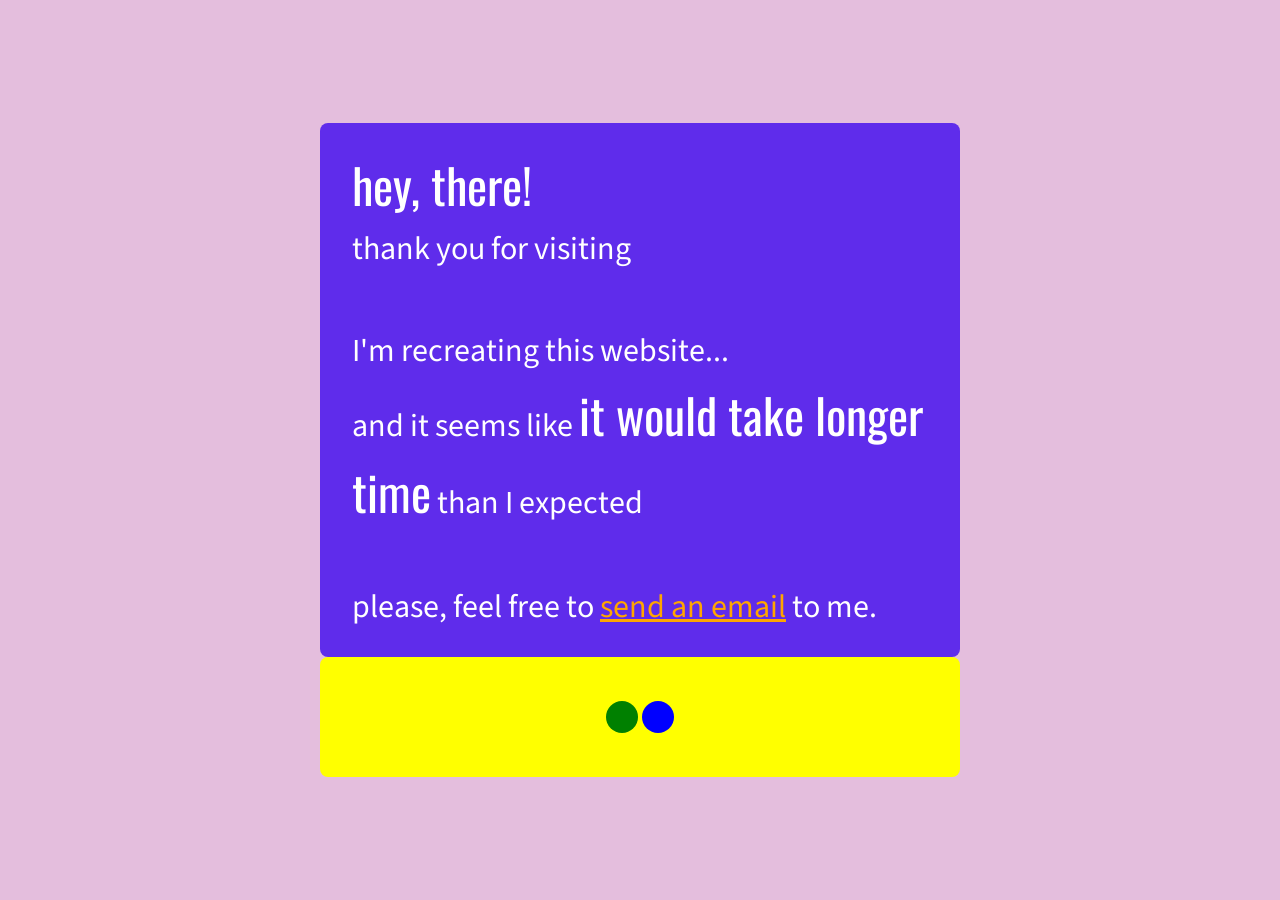
<file: index.html>
<!DOCTYPE html>
<html lang="en">
<head>
    <meta charset="UTF-8">
    <meta http-equiv="X-UA-Compatible" content="IE=edge">
    <meta name="viewport" content="width=device-width, initial-scale=1.0">
    <link rel="stylesheet" href="style.css">
    <title>Shubham Kumar</title>
</head>
<body>
    <main>
        <div class="modal">
            <span class="notice">Hey, there!</span><br>
            thank you for visiting
            <br><br>
            I'm recreating this website...<br>
            and it seems like <span class="notice">it would take longer time</span> than I expected<br><br>
            please, feel free to <a href="mailto:shubhamxst@gmail.com">send an email</a> to me.
        </div>
        <div class="p">
            <div class="a"></div>
            <div class="b"></div>
        </div>
    </main>
    <script>
        flexDirectionValues = ['row', 'column', 'row-reverse', 'column-reverse']
        
        function animate() {
            let el = document.getElementsByClassName('p')[0];
            let fdir = getComputedStyle(el).flexDirection;
            let i = (flexDirectionValues.indexOf(fdir) + 1) % flexDirectionValues.length;
            el.style.flexDirection = flexDirectionValues[i];
        }

        document.addEventListener('DOMContentLoaded', () => {
            setInterval("animate()", 1000)
        })
    </script>
</body>
</html>
</file>
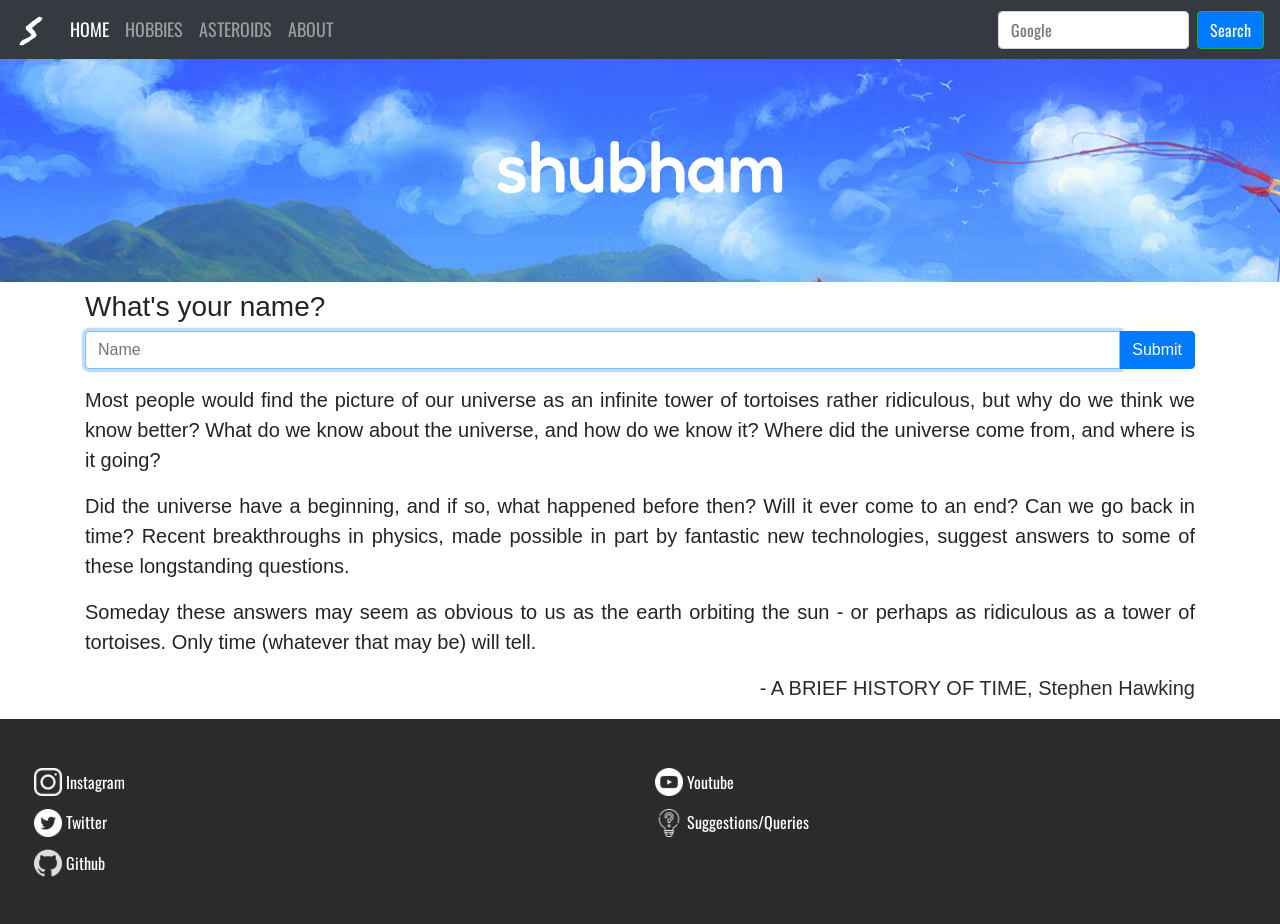
<file: homepage/index.html>
<!DOCTYPE html>
<!-- Author: Shubham Kumar -->

<html lang="en">
    <head>
        <meta charset="utf-8">
        <meta name="viewport" content="width=device-width, initial-scale=1.0, shrink-to-fit=no">
        <link rel="stylesheet" href="https://cdn.jsdelivr.net/npm/bootstrap@4.5.3/dist/css/bootstrap.min.css" integrity="sha384-TX8t27EcRE3e/ihU7zmQxVncDAy5uIKz4rEkgIXeMed4M0jlfIDPvg6uqKI2xXr2" crossorigin="anonymous">
        <script src="https://code.jquery.com/jquery-3.5.1.slim.min.js" integrity="sha384-DfXdz2htPH0lsSSs5nCTpuj/zy4C+OGpamoFVy38MVBnE+IbbVYUew+OrCXaRkfj" crossorigin="anonymous"></script>
        <script src="https://cdn.jsdelivr.net/npm/bootstrap@4.5.3/dist/js/bootstrap.bundle.min.js" integrity="sha384-ho+j7jyWK8fNQe+A12Hb8AhRq26LrZ/JpcUGGOn+Y7RsweNrtN/tE3MoK7ZeZDyx" crossorigin="anonymous"></script>
        <link rel="preconnect" href="https://fonts.googleapis.com">
        <link rel="preconnect" href="https://fonts.gstatic.com" crossorigin>
        <link href="https://fonts.googleapis.com/css2?family=Sacramento&display=swap" rel="stylesheet">
        <link href="https://fonts.googleapis.com/css2?family=Fredoka+One&display=swap" rel="stylesheet">
        <link href="https://fonts.googleapis.com/css2?family=Oswald&display=swap" rel="stylesheet">
        <link href="styles.css" rel="stylesheet">
        <script src="script.js"></script>
        <link rel="icon" type="image/png" sizes="16x16" href="res/favicon-16x16.png">
        <title>Homepage</title>
    </head>

    <body>

        <!-- Header -->
        <nav class="navbar sticky-top navbar-expand-lg navbar-dark bg-dark">
            <!-- Navigation bar logo -->
            <a class="navbar-brand" href="#">
                <img src="res/onlinelogomaker-071021-0150-4526-2000-transparent.png" width="30" height="30" alt="logo" loading="lazy">
            </a>

            <!-- Toggler button -->
            <button class="navbar-toggler" type="button" data-toggle="collapse" data-target="#collapsibleNavbar" aria-controls="collapsibleNavbar" aria-expanded="false" aria-label="Toggle navigation">
                <span class="navbar-toggler-icon"></span>
            </button>

            <!-- Navigation links -->
            <div class="collapse navbar-collapse" id="collapsibleNavbar">
                <ul class="navbar-nav mr-auto mt-2 mt-lg-0">
                    <li class="nav-item active">
                        <a class="nav-link" href="index.html">HOME</a>
                    </li>
                    <li class="nav-item">
                        <a class="nav-link" href="hobbies.html">HOBBIES</a>
                    </li>
                    <li class="nav-item">
                        <a class="nav-link" href="asteroids.html">ASTEROIDS</a>
                    </li>
                    <li class="nav-item">
                        <a class="nav-link" href="about.html">ABOUT</a>
                    </li>
                </ul>
                <form class="form-inline my-2 my-lg-0" action="https://www.google.com/search" method="get">
                    <input name="q" class="form-control mr-sm-2" type="search" placeholder="Google">
                    <button class="btn btn-primary btn-outline-success my-2 my-sm-0" type="submit" style="color:white;">Search</button>
                </form>
            </div>
        </nav>

        <!-- Banner -->
        <div id="header" class="jumbotron rounded-0" style="margin-bottom: 0.5rem;">
            <h1>shubham</h1>
        </div>

        <!-- Content -->
        <div id="mid_part" class="container-md">
            <div id="name_section">
                <h3>What's your name?</h3>
                <div class="input-group mb-3">
                    <input autofocus id="name" type="text" class="form-control" placeholder="Name">
                    <div class="input-group-append">
                        <button id="submit" class="btn btn-primary" type="button" onclick="proceed()">Submit</button>
                    </div>
                </div>
            </div>

            <div id="sayhello" class="jumbotron" style="display:none;"></div>
            <div class="lead text-justify" id="dummytext">
                <p>
                    Most people would find the picture of our universe as an infinite tower
                    of tortoises rather ridiculous, but why do we think we know better?
                    What do we know about the universe, and how do we know it? Where did
                    the universe come from, and where is it going?
                </p>
                <p>
                    Did the universe have
                    a beginning, and if so, what happened before then? Will it ever come
                    to an end? Can we go back in time? Recent breakthroughs in physics,
                    made possible in part by fantastic new technologies, suggest answers to
                    some of these longstanding questions.
                </p>
            </div>
            <blockquote id="dummyquote" class="blockquote text-justify">
                <p>
                    Someday these answers may seem as obvious to us as the earth orbiting
                    the sun - or perhaps as ridiculous as a tower of tortoises. Only
                    time (whatever that may be) will tell.
                </p>
                <p class="text-right" style="color: #292b2c; font-weight: 500;"> - A BRIEF HISTORY OF TIME, Stephen Hawking</p>
            </blockquote>
        </div>

        <!-- Footer -->
        <div class="container-fluid rounded-0">
            <div id="footer" class="row" style="padding: 1.5%;">
                <div class="col" style="padding-top: 1%">
                    <ul class="ul-no-bullets">
                        <li class="list-items">
                            <div style="padding-top: 3%">
                                <img src="res/ig.png" width="28" height="28" alt="instagram icon">
                                <a class="inline-block align-middle" style="color: #fff;" href="https://www.instagram.com/xshubh4m">Instagram</a>
                            </div>
                        </li>
                        <li class="list-items">
                            <div>
                                <img src="res/tw.png" width="28" height="28" alt="twitter icon">
                                <a class="inline-block align-middle" style="color: #fff;" href="https://www.twitter.com/shubhxt">Twitter</a>
                            </div>
                        </li>
                        <li class="list-items">
                            <div>
                                <img src="res/gh.png" width="28" height="28" alt="github icon">
                                <a class="inline-block align-middle" style="color: #fff;" href="https://www.github.com/xshubham">Github</a>
                            </div>
                        </li>
                    </ul>
                </div>
                <div class="col" style="padding-top: 1%">
                    <ul class="ul-no-bullets">
                        <li class="list-items">
                            <div style="padding-top: 3%">
                                <img src="res/yt.png" width="28" height="28" alt="youtube icon">
                                <a class="inline-block align-middle" style="color: #fff;" href="https://www.youtube.com/c/PeerProgression">Youtube</a>
                            </div>
                        </li>
                        <li class="list-items">
                            <div>
                                <img src="res/sg.png" width="28" height="28" alt="suggestions">
                                <a class="inline-block align-middle"  style="color: #fff;" href="mailto:shubhamxst@gmail.com">Suggestions/Queries</a>
                            </div>
                        </li>
                    </ul>
                </div>
            </div>
        </div>

    </body>
</html>
</file>
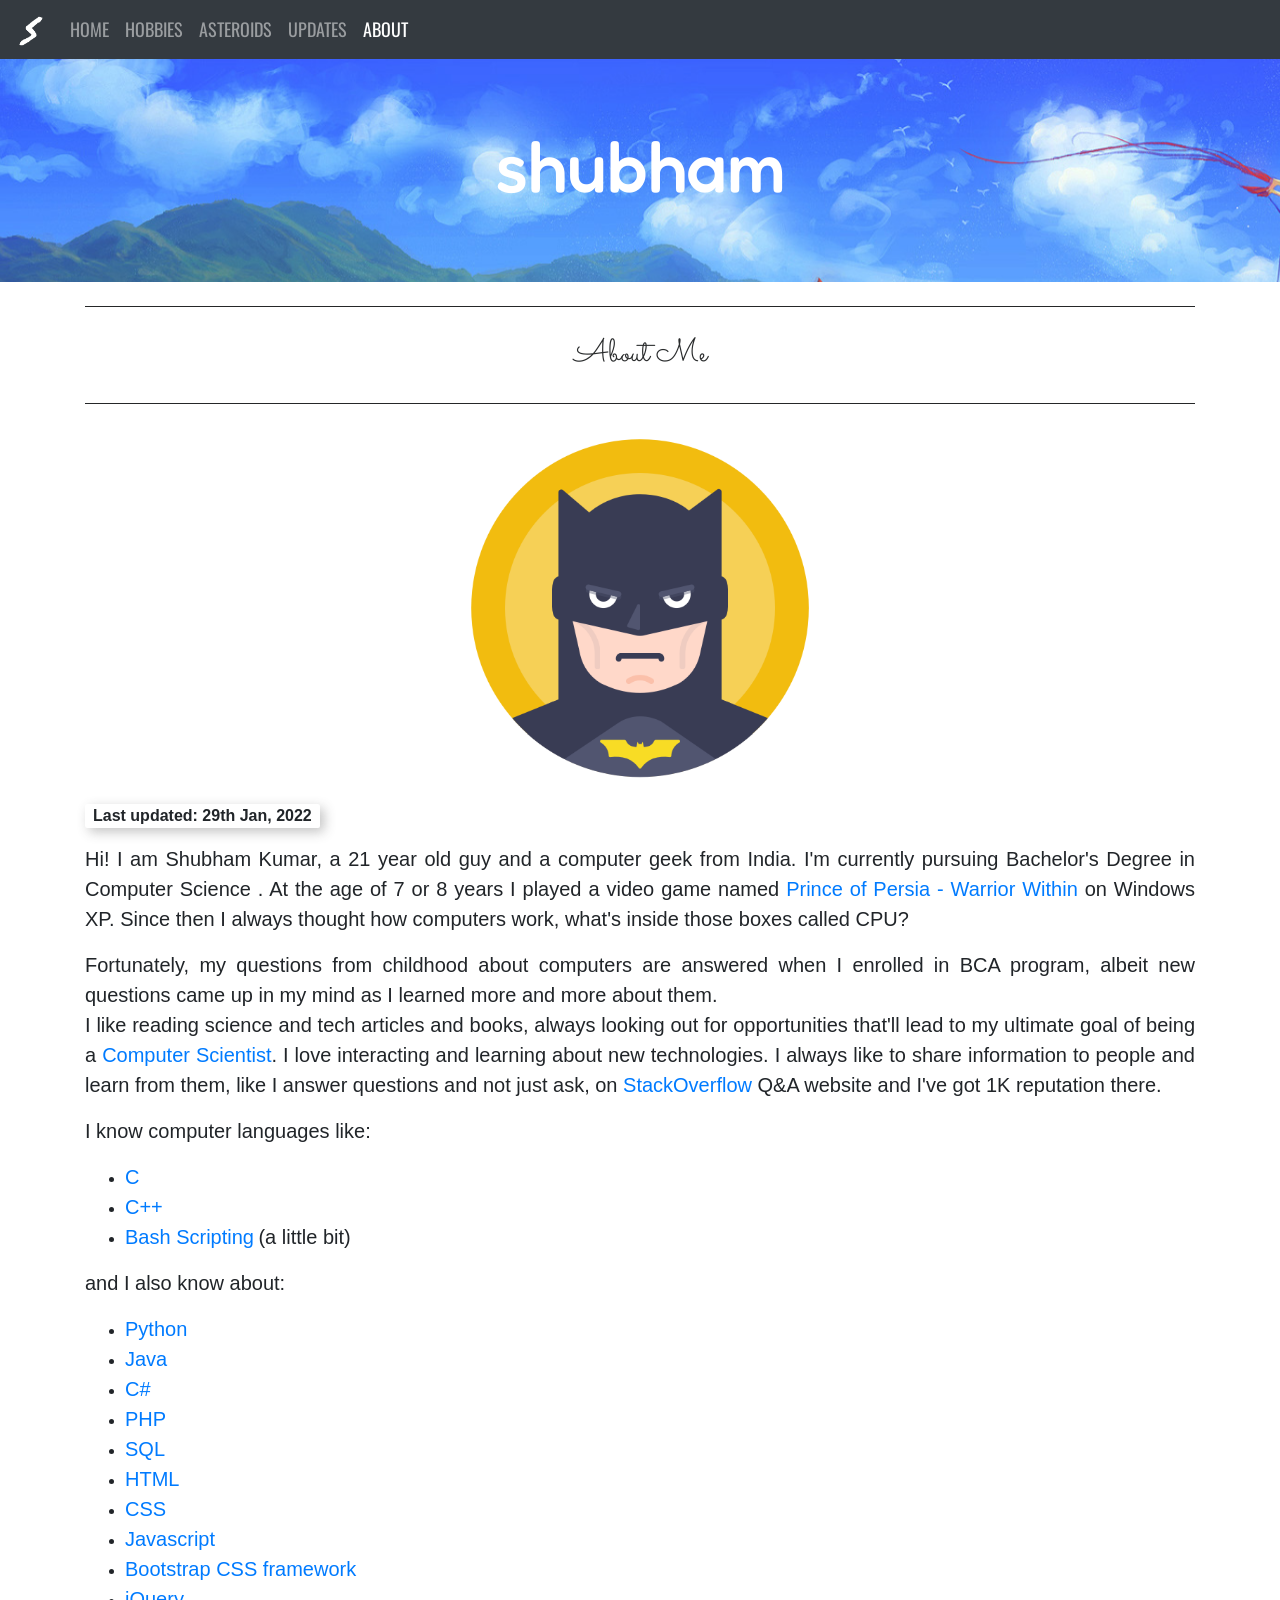
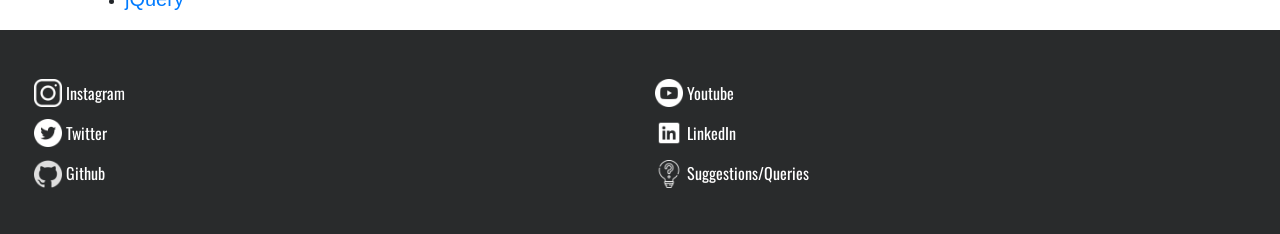
<file: about.html>
<!DOCTYPE html>
<!-- Author: Shubham Kumar -->

<html lang="en">
    <head>
        <!-- Meta tags -->
        <meta charset="utf-8">
        <meta name="viewport" content="width=device-width, initial-scale=1.0, shrink-to-fit=no">
        <!-- Bootstrap css -->
        <link rel="stylesheet" href="https://cdn.jsdelivr.net/npm/bootstrap@4.5.3/dist/css/bootstrap.min.css" integrity="sha384-TX8t27EcRE3e/ihU7zmQxVncDAy5uIKz4rEkgIXeMed4M0jlfIDPvg6uqKI2xXr2" crossorigin="anonymous">
        <!-- jQuery and bootstrap min bundle (popper and js) -->
        <script src="https://code.jquery.com/jquery-3.5.1.slim.min.js" integrity="sha384-DfXdz2htPH0lsSSs5nCTpuj/zy4C+OGpamoFVy38MVBnE+IbbVYUew+OrCXaRkfj" crossorigin="anonymous"></script>
        <script src="https://cdn.jsdelivr.net/npm/bootstrap@4.5.3/dist/js/bootstrap.bundle.min.js" integrity="sha384-ho+j7jyWK8fNQe+A12Hb8AhRq26LrZ/JpcUGGOn+Y7RsweNrtN/tE3MoK7ZeZDyx" crossorigin="anonymous"></script>
        <!-- Google fonts -->
        <link rel="preconnect" href="https://fonts.googleapis.com">
        <link rel="preconnect" href="https://fonts.gstatic.com" crossorigin>
        <link href="https://fonts.googleapis.com/css2?family=Sacramento&display=swap" rel="stylesheet">
        <link href="https://fonts.googleapis.com/css2?family=Fredoka+One&display=swap" rel="stylesheet">
        <link href="https://fonts.googleapis.com/css2?family=Oswald&display=swap" rel="stylesheet">
        <!-- CSS stylesheet -->
        <link href="styles.css" rel="stylesheet">
        <!-- Javascript -->
        <script src="script.js"></script>
        <!-- Favicon -->
        <link rel="icon" type="image/png" sizes="16x16" href="res/favicon-16x16.png">
        <title>About</title>
    </head>

    <body>

        <!-- Header -->
        <nav class="navbar sticky-top navbar-expand-lg navbar-dark bg-dark">
            <!-- Navigation bar logo -->
            <a class="navbar-brand" href="index.html">
                <img src="res/onlinelogomaker-071021-0150-4526-2000-transparent.png" width="30" height="30" alt="logo" loading="lazy">
            </a>

            <!-- Toggler button -->
            <button class="navbar-toggler" type="button" data-toggle="collapse" data-target="#collapsibleNavbar" aria-controls="collapsibleNavbar" aria-expanded="false" aria-label="Toggle navigation">
                <span class="navbar-toggler-icon"></span>
            </button>

            <!-- Navigation links -->
            <div class="collapse navbar-collapse" id="collapsibleNavbar">
                <ul class="navbar-nav mr-auto mt-2 mt-lg-0">
                    <li class="nav-item">
                        <a class="nav-link" href="index.html">HOME</a>
                    </li>
                    <li class="nav-item">
                        <a class="nav-link" href="hobbies.html">HOBBIES</a>
                    </li>
                    <li class="nav-item">
                        <a class="nav-link" href="asteroids.html">ASTEROIDS</a>
                    </li>
                    <li class="nav-item">
                        <a class="nav-link" href="updates.html">UPDATES</a>
                    </li>
                    <li class="nav-item active">
                        <a class="nav-link" href="about.html">ABOUT</a>
                    </li>
                </ul>
            </div>
        </nav>

        <div id="header" class="jumbotron rounded-0" style="margin-bottom: 0.5rem;">
            <h1>shubham</h1>
        </div>

        <!-- Content -->
        <div id="mid_part" class="container-md mb-2">
            <!-- page header -->
            <div><hr class="my-4" style="background-color:#292b2c;"></div>
            <p id="me_header" class="lead align-middle">About Me</p>
            <div><hr class="my-4" style="background-color:#292b2c;"></div>

            <div class="container text-center">
                    <img id="sb" class="rounded-circle center" src="res/anotherme.png" width="360" height="360" alt="shubham smiling">
            </div>
            <div class="last-updated">Last updated: 29th Jan, 2022</div>
            <p class="lead text-justify">
                Hi! I am Shubham Kumar, a 21 year old guy and a computer geek from India.
                I'm currently pursuing
                <span id="bca" data-toggle="tooltip" title="A Bachelor of Computer Applications, (abbreviated BCA), is a Bachelor's degree awarded for an undergraduate course or program in the Computer Applications field in India.">
                    Bachelor's Degree in Computer Science
                </span>. At the age of 7 or 8 years
                I played a video game named <a href="https://store.steampowered.com/app/13500/Prince_of_Persia_Warrior_Within/">Prince of Persia - Warrior Within</a>
                on Windows XP. Since then I
                always thought how computers work, what's inside those boxes called CPU?
            </p>
            <p class="lead text-justify">
                Fortunately, my
                questions from childhood about computers are answered when I enrolled in BCA program,
                albeit new questions came up in my mind as I learned more and more about them.<br>I like
                reading science and tech articles and books, always looking out for opportunities that'll
                lead to my ultimate goal of being a <a href="https://en.wikipedia.org/wiki/Computer_scientist">Computer Scientist</a>.
                I love interacting and learning
                about new technologies. I always like to share information to people and learn from them,
                like I answer questions and not just ask, on <a href="https://stackoverflow.com/users/12180605/shubham">StackOverflow</a>
                Q&A website and I've got <b>1K</b>
                reputation there.
            </p>
            <p class="lead text-justify">
                I know computer languages like:
            </p>
            <ul>
                <li>
                    <a class="lead" href="https://en.wikipedia.org/wiki/C_(programming_language)">C</a>
                </li>
                <li>
                    <a class="lead" href="https://en.wikipedia.org/wiki/C%2B%2B">C++</a>
                </li>
                <li>
                    <a class="lead" href="https://en.wikipedia.org/wiki/Bash_(Unix_shell)">Bash Scripting</a>
                    <span class="lead" >(a little bit)</span>
                </li>
            </ul>
            <p class="lead text-justify">
                and I also know about:
            </p>
            <ul>
                <li>
                    <a class="lead" href="https://www.python.org/about/">Python</a>
                </li>
                <li>
                    <a class="lead" href="https://www.w3schools.com/java/default.asp">Java</a>
                </li>
                <li>
                    <a class="lead" href="https://docs.microsoft.com/en-us/dotnet/csharp/tour-of-csharp/">C#</a>
                </li>
                <li>
                    <a class="lead" href="https://www.php.net/manual/en/intro-whatis.php">PHP</a>
                </li>
                <li>
                    <a class="lead" href="https://www.w3schools.com/sql/">SQL</a>
                </li>
                <li>
                    <a class="lead" href="https://www.w3schools.com/html/">HTML</a>
                </li>
                <li>
                    <a class="lead" href="https://www.w3schools.com/css/">CSS</a>
                </li>
                <li>
                    <a class="lead" href="https://www.w3schools.com/js/">Javascript</a>
                </li>
                <li>
                    <a class="lead" href="https://www.w3schools.com/bootstrap4/">Bootstrap CSS framework</a>
                </li>
                <li>
                    <a class="lead" href="https://www.w3schools.com/jquERy/">jQuery</a>
                </li>
            </ul>
        </div>

        <!-- Footer -->
        <div class="container-fluid rounded-0">
            <div id="footer" class="row" style="padding: 1.5%;">
                <div class="col" style="padding-top: 1%">
                    <ul class="ul-no-bullets">
                        <li class="list-items">
                            <div style="padding-top: 3%">
                                <img src="res/ig.png" width="28" height="28" alt="instagram icon">
                                <a class="inline-block align-middle" style="color: #fff;" href="https://www.instagram.com/xshubh4m">Instagram</a>
                            </div>
                        </li>
                        <li class="list-items">
                            <div>
                                <img src="res/tw.png" width="28" height="28" alt="twitter icon">
                                <a class="inline-block align-middle" style="color: #fff;" href="https://www.twitter.com/shubhxt">Twitter</a>
                            </div>
                        </li>
                        <li class="list-items">
                            <div>
                                <img src="res/gh.png" width="28" height="28" alt="github icon">
                                <a class="inline-block align-middle" style="color: #fff;" href="https://www.github.com/xshubham">Github</a>
                            </div>
                        </li>
                    </ul>
                </div>
                <div class="col" style="padding-top: 1%">
                    <ul class="ul-no-bullets">
                        <li class="list-items">
                            <div style="padding-top: 3%">
                                <img src="res/yt.png" width="28" height="28" alt="youtube icon">
                                <a class="inline-block align-middle" style="color: #fff;" href="https://www.youtube.com/c/Vaarie">Youtube</a>
                            </div>
                        </li>
                        <li class="list-items">
                            <div>
                                <img src="res/lin.png" width="28" height="28" alt="LinkedIn icon">
                                <a class="inline-block align-middle" style="color:#fff;" href="https://www.linkedin.com/in/xshubh4m">LinkedIn</a>
                            </div>
                        </li>
                        <li class="list-items">
                            <div>
                                <img src="res/sg.png" width="28" height="28" alt="suggestions">
                                <a class="inline-block align-middle"  style="color: #fff;" href="mailto:shubhamxst@gmail.com">Suggestions/Queries</a>
                            </div>
                        </li>
                    </ul>
                </div>
            </div>
        </div>

    </body>
</html>
</file>
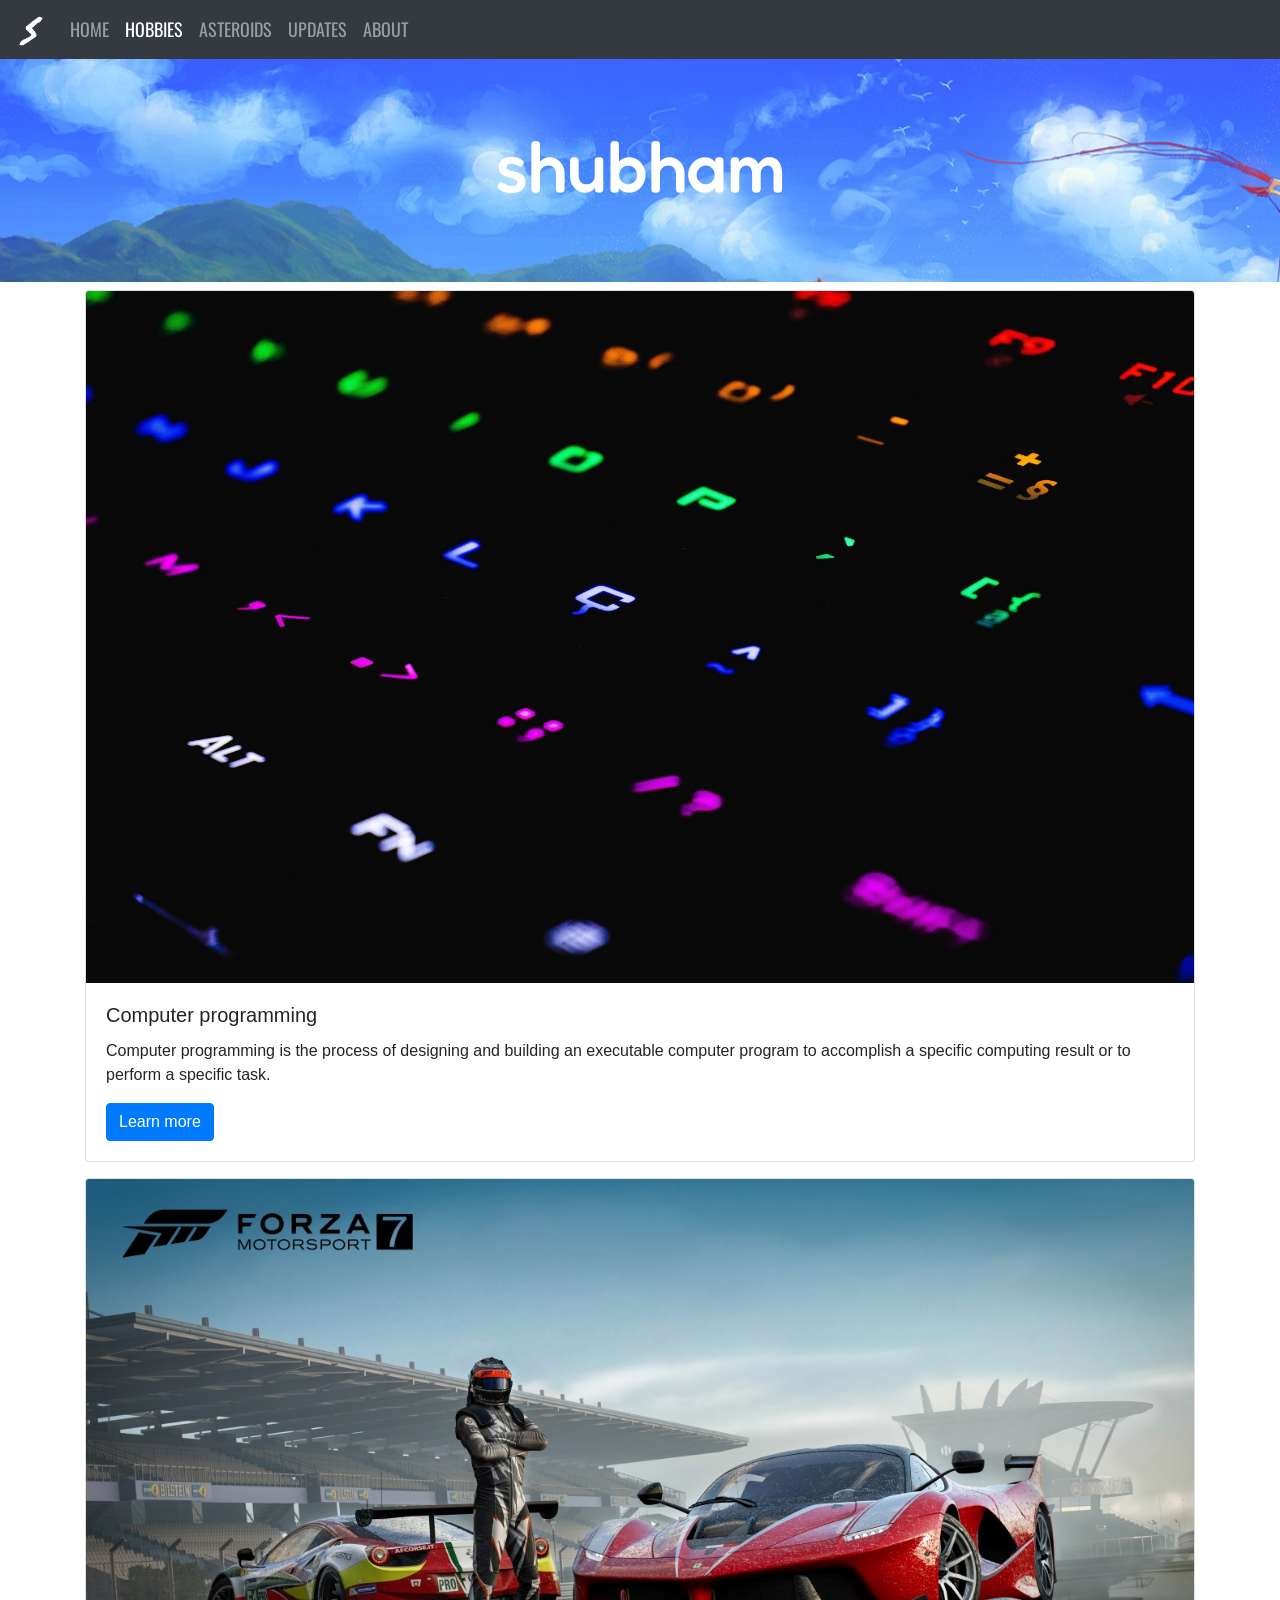
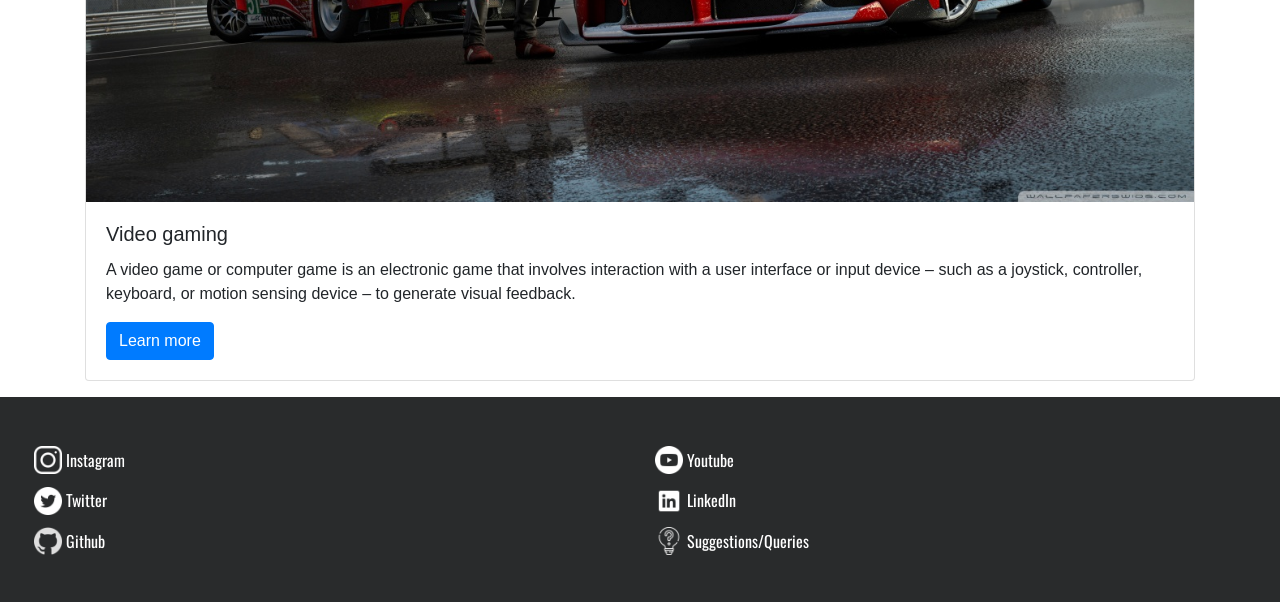
<file: hobbies.html>
<!DOCTYPE html>
<!-- Author: Shubham Kumar -->

<html lang="en">
    <head>
        <meta charset="utf-8">
        <meta name="viewport" content="width=device-width, initial-scale=1, shrink-to-fit=no">
        <link rel="stylesheet" href="https://cdn.jsdelivr.net/npm/bootstrap@4.5.3/dist/css/bootstrap.min.css" integrity="sha384-TX8t27EcRE3e/ihU7zmQxVncDAy5uIKz4rEkgIXeMed4M0jlfIDPvg6uqKI2xXr2" crossorigin="anonymous">
        <script src="https://code.jquery.com/jquery-3.5.1.slim.min.js" integrity="sha384-DfXdz2htPH0lsSSs5nCTpuj/zy4C+OGpamoFVy38MVBnE+IbbVYUew+OrCXaRkfj" crossorigin="anonymous"></script>
        <script src="https://cdn.jsdelivr.net/npm/bootstrap@4.5.3/dist/js/bootstrap.bundle.min.js" integrity="sha384-ho+j7jyWK8fNQe+A12Hb8AhRq26LrZ/JpcUGGOn+Y7RsweNrtN/tE3MoK7ZeZDyx" crossorigin="anonymous"></script>
        <link rel="preconnect" href="https://fonts.googleapis.com">
        <link rel="preconnect" href="https://fonts.gstatic.com" crossorigin>
        <link href="https://fonts.googleapis.com/css2?family=Sacramento&display=swap" rel="stylesheet">
        <link href="https://fonts.googleapis.com/css2?family=Fredoka+One&display=swap" rel="stylesheet">
        <link href="https://fonts.googleapis.com/css2?family=Oswald&display=swap" rel="stylesheet">
        <link href="styles.css" rel="stylesheet">
        <script src="script.js"></script>
        <link rel="icon" type="image/png" sizes="16x16" href="res/favicon-16x16.png">
        <title>Hobbies</title>
    </head>

    <body style="margin: 0">

        <!-- Header -->
        <nav class="navbar sticky-top navbar-expand-lg navbar-dark bg-dark">
            <!-- Navigation bar logo -->
            <a class="navbar-brand" href="index.html">
                <img src="res/onlinelogomaker-071021-0150-4526-2000-transparent.png" width="30" height="30" alt="logo" loading="lazy">
            </a>

            <!-- Toggler button -->
            <button class="navbar-toggler" type="button" data-toggle="collapse" data-target="#collapsibleNavbar" aria-controls="collapsibleNavbar" aria-expanded="false" aria-label="Toggle navigation">
                <span class="navbar-toggler-icon"></span>
            </button>

            <!-- Navigation links -->
            <div class="collapse navbar-collapse" id="collapsibleNavbar">
                <ul class="navbar-nav mr-auto mt-2 mt-lg-0">
                    <li class="nav-item">
                        <a class="nav-link" href="index.html">HOME</a>
                    </li>
                    <li class="nav-item active">
                        <a class="nav-link" href="hobbies.html">HOBBIES</a>
                    </li>
                    <li class="nav-item">
                        <a class="nav-link" href="asteroids.html">ASTEROIDS</a>
                    </li>
                    <li class="nav-item">
                        <a class="nav-link" href="updates.html">UPDATES</a>
                    </li>
                    <li class="nav-item">
                        <a class="nav-link" href="about.html">ABOUT</a>
                    </li>
                </ul>
            </div>
        </nav>

        <!-- Banner -->
        <div id="header" class="jumbotron rounded-0" style="margin-bottom: 0.5rem;">
            <h1>shubham</h1>
        </div>

        <!-- Content -->
        <div id="mid_part" class="container-md my-2">

            <!-- Programming card -->
            <div class="card mb-3">
                <img src="res/keyboard_keys_backlight_198776_1920x1200.jpg" class="card-img-top" alt="Keyboard">
                <div class="card-body">
                    <h5 class="card-title">Computer programming</h5>
                    <p class="card-text">Computer programming is the process of designing and building an executable computer program to accomplish a specific computing result or to perform a specific task.</p>
                    <a href="https://en.wikipedia.org/wiki/Computer_programming" class="btn btn-primary">Learn more</a>
                </div>
            </div>
            <!-- Gaming card -->
            <div class="card mb-3">
                <img src="res/forza_motorsport_7___posing_by_the_cars___3840_x_2160p-wallpaper-1366x768.jpg" class="card-img-top" alt="Forza Motorsport 7">
                <div class="card-body">
                    <h5 class="card-title">Video gaming</h5>
                    <p class="card-text">A video game or computer game is an electronic game that involves interaction with a user interface or input device – such as a joystick, controller, keyboard, or motion sensing device – to generate visual feedback.</p>
                    <a href="https://en.wikipedia.org/wiki/Video_game" class="btn btn-primary">Learn more</a>
                </div>
            </div>

        </div>

        <!-- Footer -->
        <div class="container-fluid rounded-0">
            <div id="footer" class="row" style="padding: 1.5%;">
                <div class="col" style="padding-top: 1%">
                    <ul class="ul-no-bullets">
                        <li class="list-items">
                            <div style="padding-top: 3%">
                                <img src="res/ig.png" width="28" height="28" alt="instagram icon">
                                <a class="inline-block align-middle" style="color: #fff;" href="https://www.instagram.com/xshubh4m">Instagram</a>
                            </div>
                        </li>
                        <li class="list-items">
                            <div>
                                <img src="res/tw.png" width="28" height="28" alt="twitter icon">
                                <a class="inline-block align-middle" style="color: #fff;" href="https://www.twitter.com/shubhxt">Twitter</a>
                            </div>
                        </li>
                        <li class="list-items">
                            <div>
                                <img src="res/gh.png" width="28" height="28" alt="github icon">
                                <a class="inline-block align-middle" style="color: #fff;" href="https://www.github.com/xshubham">Github</a>
                            </div>
                        </li>
                    </ul>
                </div>
                <div class="col" style="padding-top: 1%">
                    <ul class="ul-no-bullets">
                        <li class="list-items">
                            <div style="padding-top: 3%">
                                <img src="res/yt.png" width="28" height="28" alt="youtube icon">
                                <a class="inline-block align-middle" style="color: #fff;" href="https://www.youtube.com/c/Vaarie">Youtube</a>
                            </div>
                        </li>
                        <li class="list-items">
                            <div>
                                <img src="res/lin.png" width="28" height="28" alt="LinkedIn icon">
                                <a class="inline-block align-middle" style="color:#fff;" href="https://www.linkedin.com/in/xshubh4m">LinkedIn</a>
                            </div>
                        </li>
                        <li class="list-items">
                            <div>
                                <img src="res/sg.png" width="28" height="28" alt="suggestions">
                                <a class="inline-block align-middle"  style="color: #fff;" href="mailto:shubhamxst@gmail.com">Suggestions/Queries</a>
                            </div>
                        </li>
                    </ul>
                </div>
            </div>
        </div>

    </body>
</html>
</file>
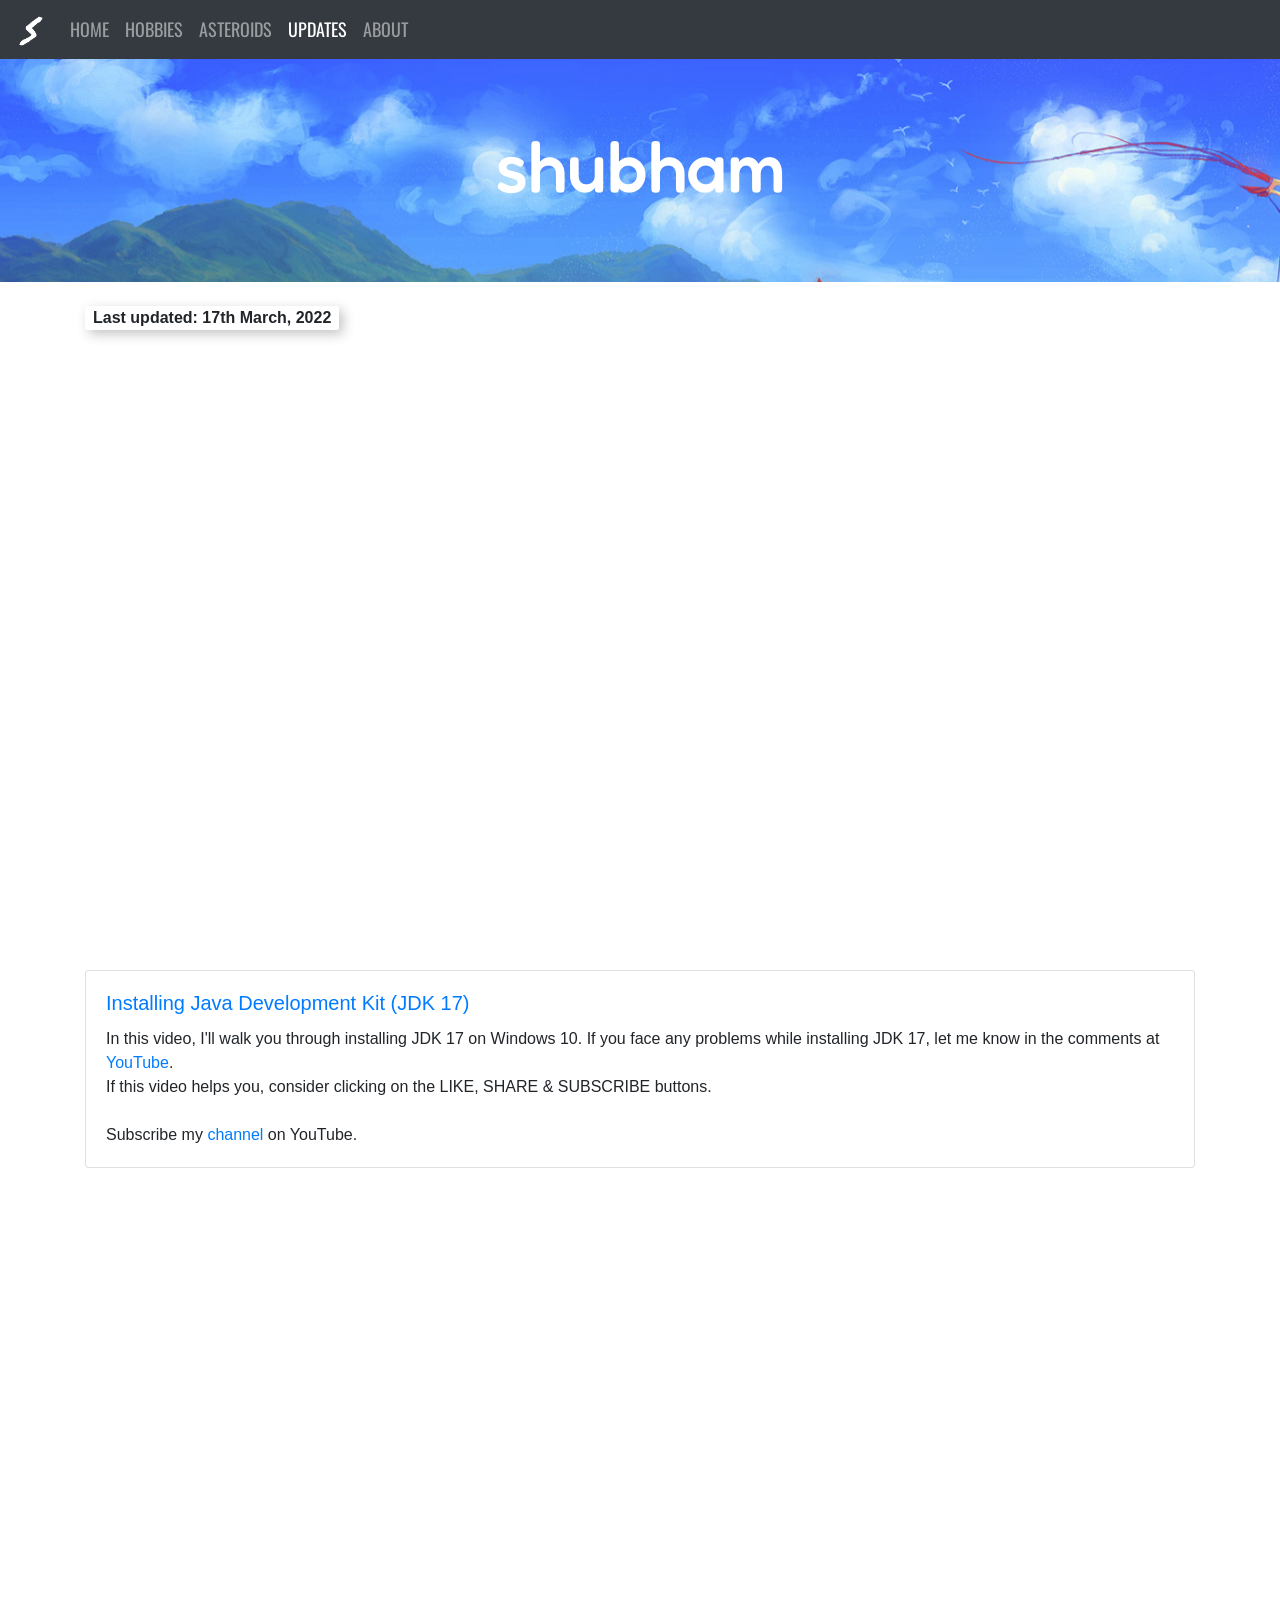
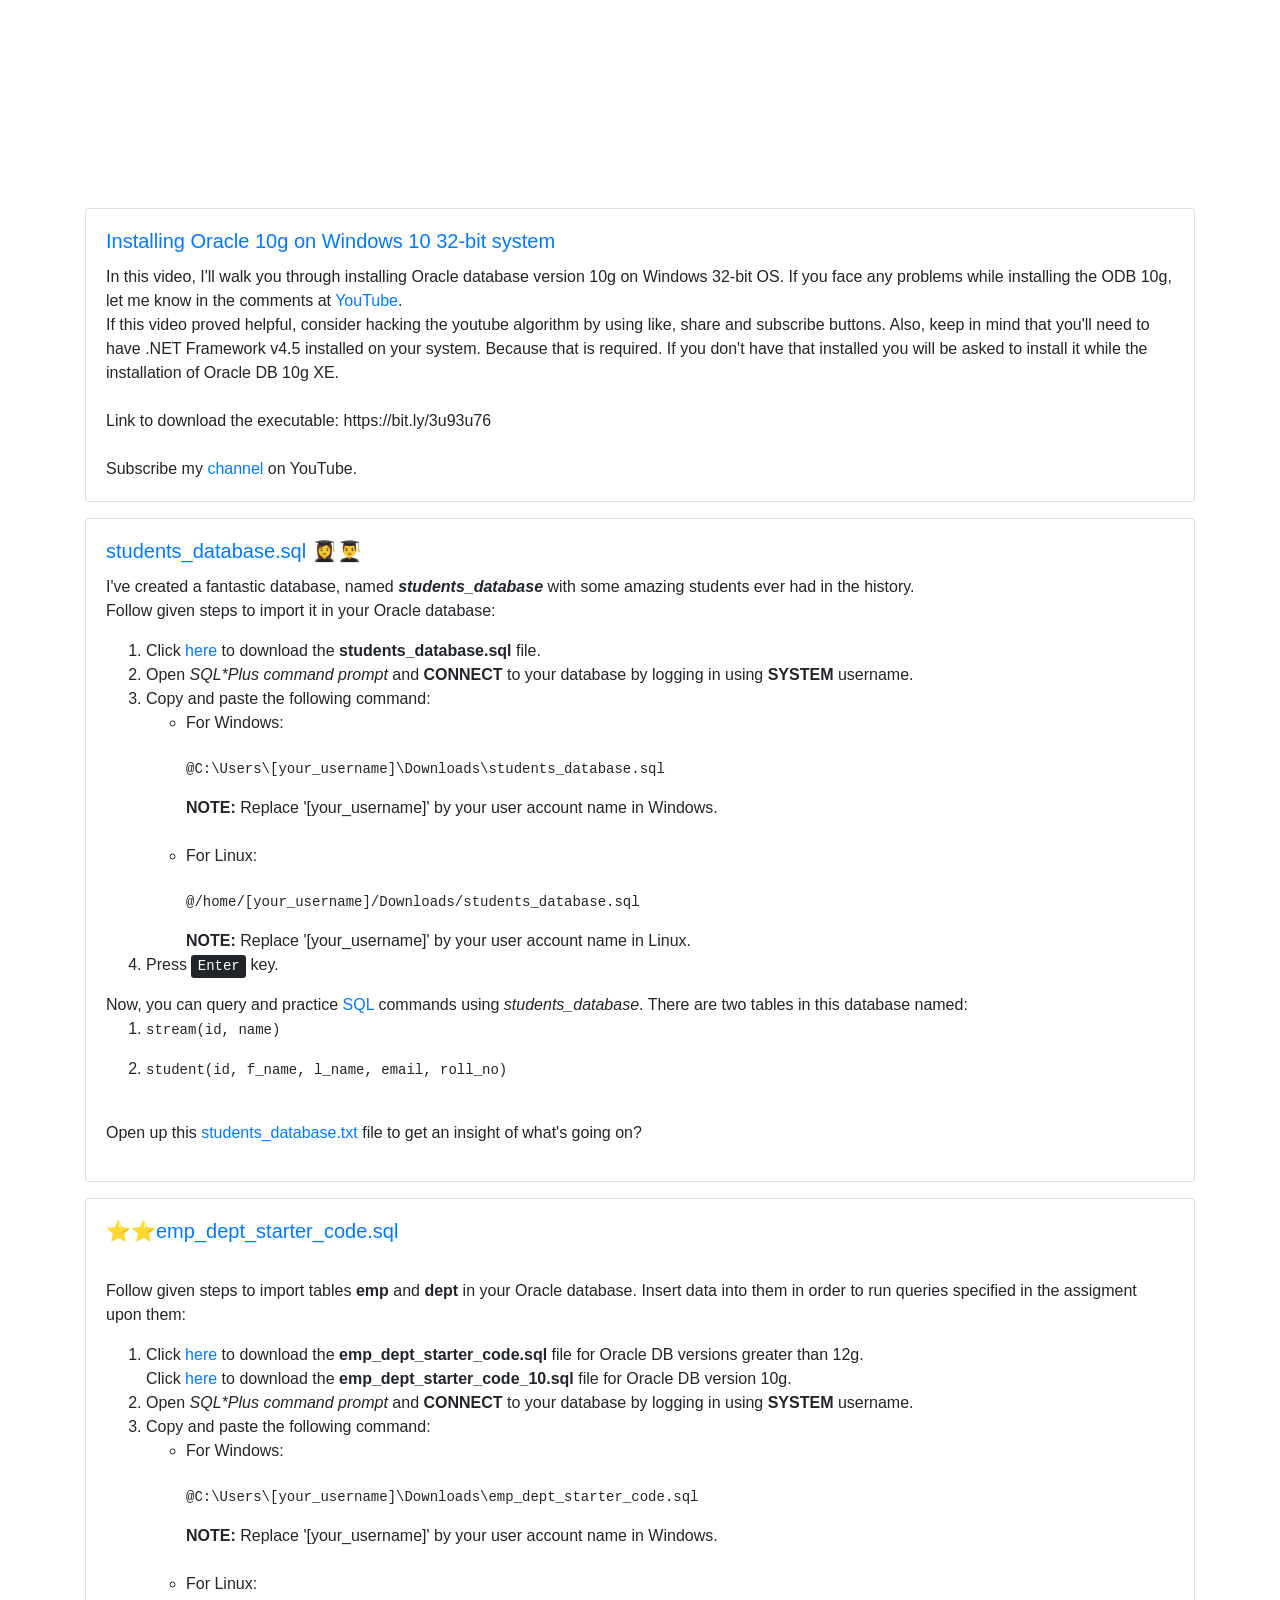
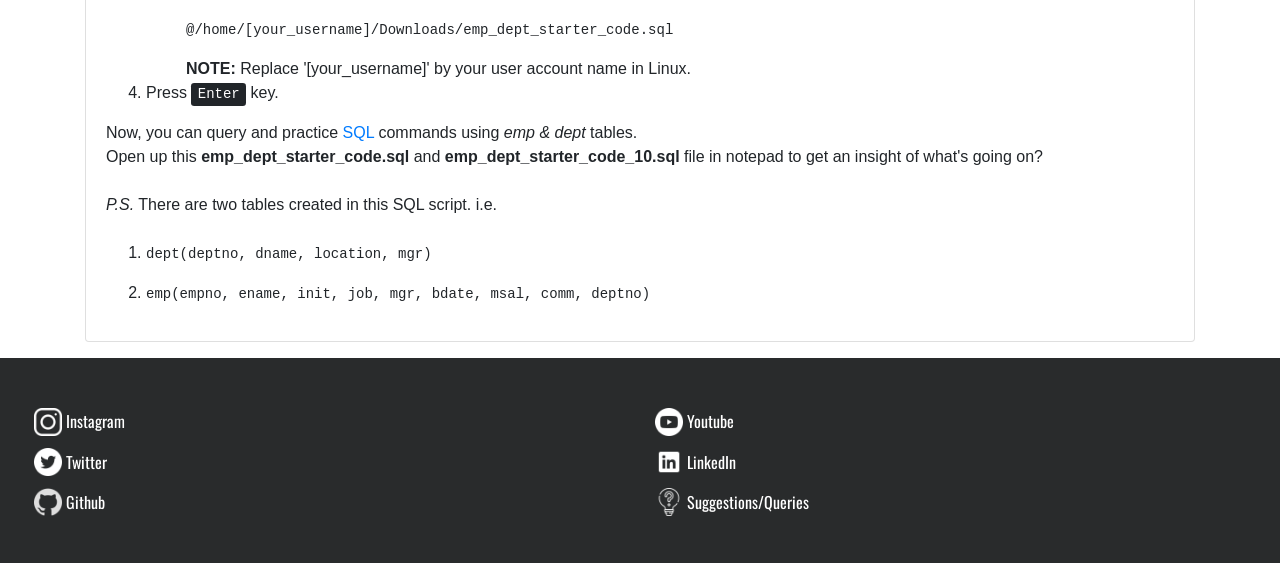
<file: updates.html>
<!DOCTYPE html>
<!-- Author: Shubham Kumar -->

<html lang="en">
    <head>
        <meta charset="utf-8">
        <meta name="viewport" content="width=device-width, initial-scale=1, shrink-to-fit=no">
        <link rel="stylesheet" href="https://cdn.jsdelivr.net/npm/bootstrap@4.5.3/dist/css/bootstrap.min.css" integrity="sha384-TX8t27EcRE3e/ihU7zmQxVncDAy5uIKz4rEkgIXeMed4M0jlfIDPvg6uqKI2xXr2" crossorigin="anonymous">
        <script src="https://code.jquery.com/jquery-3.5.1.slim.min.js" integrity="sha384-DfXdz2htPH0lsSSs5nCTpuj/zy4C+OGpamoFVy38MVBnE+IbbVYUew+OrCXaRkfj" crossorigin="anonymous"></script>
        <script src="https://cdn.jsdelivr.net/npm/bootstrap@4.5.3/dist/js/bootstrap.bundle.min.js" integrity="sha384-ho+j7jyWK8fNQe+A12Hb8AhRq26LrZ/JpcUGGOn+Y7RsweNrtN/tE3MoK7ZeZDyx" crossorigin="anonymous"></script>
        <link rel="preconnect" href="https://fonts.googleapis.com">
        <link rel="preconnect" href="https://fonts.gstatic.com" crossorigin>
        <link href="https://fonts.googleapis.com/css2?family=Sacramento&display=swap" rel="stylesheet">
        <link href="https://fonts.googleapis.com/css2?family=Fredoka+One&display=swap" rel="stylesheet">
        <link href="https://fonts.googleapis.com/css2?family=Oswald&display=swap" rel="stylesheet">
        <link href="styles.css" rel="stylesheet">
        <script src="script.js"></script>
        <link rel="icon" type="image/png" sizes="16x16" href="res/favicon-16x16.png">
        <title>Updates</title>
    </head>

    <body style="margin: 0">

        <!-- Header -->
        <nav class="navbar sticky-top navbar-expand-lg navbar-dark bg-dark">
            <!-- Navigation bar logo -->
            <a class="navbar-brand" href="index.html">
                <img src="res/onlinelogomaker-071021-0150-4526-2000-transparent.png" width="30" height="30" alt="logo" loading="lazy">
            </a>

            <!-- Toggler button -->
            <button class="navbar-toggler" type="button" data-toggle="collapse" data-target="#collapsibleNavbar" aria-controls="collapsibleNavbar" aria-expanded="false" aria-label="Toggle navigation">
                <span class="navbar-toggler-icon"></span>
            </button>

            <!-- Navigation links -->
            <div class="collapse navbar-collapse" id="collapsibleNavbar">
                <ul class="navbar-nav mr-auto mt-2 mt-lg-0">
                    <li class="nav-item">
                        <a class="nav-link" href="index.html">HOME</a>
                    </li>
                    <li class="nav-item">
                        <a class="nav-link" href="hobbies.html">HOBBIES</a>
                    </li>
                    <li class="nav-item">
                        <a class="nav-link" href="asteroids.html">ASTEROIDS</a>
                    </li>
                    <li class="nav-item active">
                        <a class="nav-link" href="updates.html">UPDATES</a>
                    </li>
                    <li class="nav-item">
                        <a class="nav-link" href="about.html">ABOUT</a>
                    </li>
                </ul>
            </div>
        </nav>

        <!-- Banner -->
        <div id="header" class="jumbotron rounded-0" style="margin-bottom: 0.5rem;">
            <h1>shubham</h1>
        </div>

        <!-- Content -->
        <div id="mid_part" class="container-md my-2">
            <div class="last-updated">Last updated: 17th March, 2022</div>
            <!-- Youtube channel updates-->
            <div class="container text-center embed-responsive embed-responsive-16by9">
                <iframe width="560" height="315" src="https://www.youtube.com/embed/Lp8Y9wkReek" title="YouTube video player" frameborder="0" allow="accelerometer; autoplay; clipboard-write; encrypted-media; gyroscope; picture-in-picture" allowfullscreen></iframe>
            </div>
            <div class="card mb-3">
                <div class="card-body">
                    <h5 id="InstallationJDK17" class="card-title"><a href="#InstallationJDK17">Installing Java Development Kit (JDK 17)</a></h5>
                    <p class="card-text">
                        In this video, I'll walk you through installing JDK 17 on Windows 10.
                        If you face any problems while installing JDK 17, let me know in the comments at <a href="https://youtu.be/Lp8Y9wkReek">YouTube</a>.
                        <br>
                        If this video helps you, consider clicking on the LIKE, SHARE & SUBSCRIBE buttons.
                        <br>
                        <br>
                        Subscribe my <a href="#footer">channel</a> on YouTube.
                    </p>
                </div>
            </div>

            <!-- Youtube channel updates -->
            <div class="container text-center embed-responsive embed-responsive-16by9">
                <iframe width="560" height="315" src="https://www.youtube.com/embed/-rYiOOK6sII" title="YouTube video player" frameborder="0" allow="accelerometer; autoplay; clipboard-write; encrypted-media; gyroscope; picture-in-picture" allowfullscreen></iframe>
            </div>
            <div class="card mb-3">
                <div class="card-body">
                    <h5 id="Installation10g" class="card-title"><a href="#Installation10g">Installing Oracle 10g on Windows 10 32-bit system</a></h5>
                    <p class="card-text">
                        In this video, I'll walk you through installing Oracle database version 10g on Windows 32-bit OS.
                        If you face any problems while installing the ODB 10g, let me know in the comments at <a href="https://youtu.be/-rYiOOK6sII">YouTube</a>.
                        <br>
                        If this video proved helpful, consider hacking the youtube algorithm by using like, share and subscribe buttons.
                        Also, keep in mind that you'll need to have .NET Framework v4.5 installed on your system. Because that is required.
                        If you don't have that installed you will be asked to install it while the installation of Oracle DB 10g XE.
                        <br>
                        <br>
                        Link to download the executable: https://bit.ly/3u93u76
                        <br>
                        <br>
                        Subscribe my <a href="#footer">channel</a> on YouTube.
                    </p>
                </div>
            </div>

            <!-- students_database updates -->
            <div class="card mb-3">
                <div class="card-body">
                    <h5 id="students_database" class="card-title"><a href="#students_database">students_database.sql 👩‍🎓👨‍🎓</a></h5>
                    <p class="card-text">
                        I've created a fantastic database, named <i><b>students_database</b></i> with some amazing students ever had in the history.
                        <br>
                        Follow given steps to import it in your Oracle database:
                        <br>
                        <ol>
                            <li>
                                Click <a href="res/students_database.sql" download>here</a> to download the <b>students_database.sql</b> file.
                            </li>
                            <li>
                                Open <i>SQL*Plus command prompt</i> and <b>CONNECT</b> to your database by logging in using <b>SYSTEM</b> username.
                            </li>
                            <li>
                                Copy and paste the following command:
                                <br>
                                <ul>
                                    <li>
                                        For Windows:
                                        <br>
                                        <br>
                                        <pre>@C:\Users\[your_username]\Downloads\students_database.sql</pre>
                                        <b>NOTE:</b> Replace '[your_username]' by your user account name in Windows.
                                    </li>
                                    <br>
                                    <li>
                                        For Linux:
                                        <br>
                                        <br>
                                        <pre>@/home/[your_username]/Downloads/students_database.sql</pre>
                                        <b>NOTE:</b> Replace '[your_username]' by your user account name in Linux.
                                    </li>
                                </ul>
                            </li>
                            <li>
                                Press <kbd>Enter</kbd> key.
                            </li>
                        </ol>
                        Now, you can query and practice <a href="https://www.w3schools.com/sql/sql_intro.asp">SQL</a> commands
                        using <i>students_database</i>. There are two tables in this database named:
                        <ol>
                            <li><pre>stream(id, name)</pre></li>
                            <li><pre>student(id, f_name, l_name, email, roll_no)</pre></li>
                        </ol>
                        <br>
                        Open up this <a href="res/students_database.txt" download>students_database.txt</a> file to get an
                        insight of what's going on?
                    </p>
                </div>
            </div>

            <!-- employees_departments_starter_code -->
            <div class="card mb-3">
                <div class="card-body">
                    <h5 id="emp" class="card-title"><a href="#emp">⭐⭐emp_dept_starter_code.sql</a></h5>
                    <p class="card-text">
                        <br>
                        Follow given steps to import tables <b>emp</b> and <b>dept</b> in your Oracle database. Insert data into them in order to run queries specified in the assigment upon them:
                        <br>
                        <ol>
                            <li>
                                Click <a href="res/emp_dept_starter_code.sql" download>here</a> to download the <b>emp_dept_starter_code.sql</b> file for Oracle DB versions greater than 12g.<br>
                                Click <a href="res/emp_dept_starter_code_10.sql" download>here</a> to download the <b>emp_dept_starter_code_10.sql</b> file for Oracle DB version 10g.
                            </li>
                            <li>
                                Open <i>SQL*Plus command prompt</i> and <b>CONNECT</b> to your database by logging in using <b>SYSTEM</b> username.
                            </li>
                            <li>
                                Copy and paste the following command:
                                <br>
                                <ul>
                                    <li>
                                        For Windows:
                                        <br>
                                        <br>
                                        <pre>@C:\Users\[your_username]\Downloads\emp_dept_starter_code.sql</pre>
                                        <b>NOTE:</b> Replace '[your_username]' by your user account name in Windows.
                                    </li>
                                    <br>
                                    <li>
                                        For Linux:
                                        <br>
                                        <br>
                                        <pre>@/home/[your_username]/Downloads/emp_dept_starter_code.sql</pre>
                                        <b>NOTE:</b> Replace '[your_username]' by your user account name in Linux.
                                    </li>
                                </ul>
                            </li>
                            <li>
                                Press <kbd>Enter</kbd> key.
                            </li>
                        </ol>
                        Now, you can query and practice <a href="https://www.w3schools.com/sql/sql_intro.asp">SQL</a> commands
                        using <i>emp & dept</i> tables.
                        <br>
                        Open up this <b>emp_dept_starter_code.sql</b> and <b>emp_dept_starter_code_10.sql</b> file in notepad to get an
                        insight of what's going on?
                        <br><br>
                        <i>P.S.</i> There are two tables created in this SQL script. i.e.<br><br>
                        <ol>
                            <li><pre>dept(deptno, dname, location, mgr)</pre></li>
                            <li><pre>emp(empno, ename, init, job, mgr, bdate, msal, comm, deptno)</pre></li>
                        </ol>
                    </p>
                </div>
            </div>
        </div>


        <!-- Footer -->
        <div class="container-fluid rounded-0">
            <div id="footer" class="row" style="padding: 1.5%;">
                <div class="col" style="padding-top: 1%">
                    <ul class="ul-no-bullets">
                        <li class="list-items">
                            <div style="padding-top: 3%">
                                <img src="res/ig.png" width="28" height="28" alt="instagram icon">
                                <a class="inline-block align-middle" style="color: #fff;" href="https://www.instagram.com/xshubh4m">Instagram</a>
                            </div>
                        </li>
                        <li class="list-items">
                            <div>
                                <img src="res/tw.png" width="28" height="28" alt="twitter icon">
                                <a class="inline-block align-middle" style="color: #fff;" href="https://www.twitter.com/shubhxt">Twitter</a>
                            </div>
                        </li>
                        <li class="list-items">
                            <div>
                                <img src="res/gh.png" width="28" height="28" alt="github icon">
                                <a class="inline-block align-middle" style="color: #fff;" href="https://www.github.com/xshubham">Github</a>
                            </div>
                        </li>
                    </ul>
                </div>
                <div class="col" style="padding-top: 1%">
                    <ul class="ul-no-bullets">
                        <li class="list-items">
                            <div style="padding-top: 3%">
                                <img src="res/yt.png" width="28" height="28" alt="youtube icon">
                                <a class="inline-block align-middle" style="color: #fff;" href="https://www.youtube.com/c/Vaarie">Youtube</a>
                            </div>
                        </li>
                        <li class="list-items">
                            <div>
                                <img src="res/lin.png" width="28" height="28" alt="LinkedIn icon">
                                <a class="inline-block align-middle" style="color:#fff;" href="https://www.linkedin.com/in/xshubh4m">LinkedIn</a>
                            </div>
                        </li>
                        <li class="list-items">
                            <div>
                                <img src="res/sg.png" width="28" height="28" alt="suggestions">
                                <a class="inline-block align-middle"  style="color: #fff;" href="mailto:shubhamxst@gmail.com">Suggestions/Queries</a>
                            </div>
                        </li>
                    </ul>
                </div>
            </div>
        </div>

    </body>
</html>
</file>
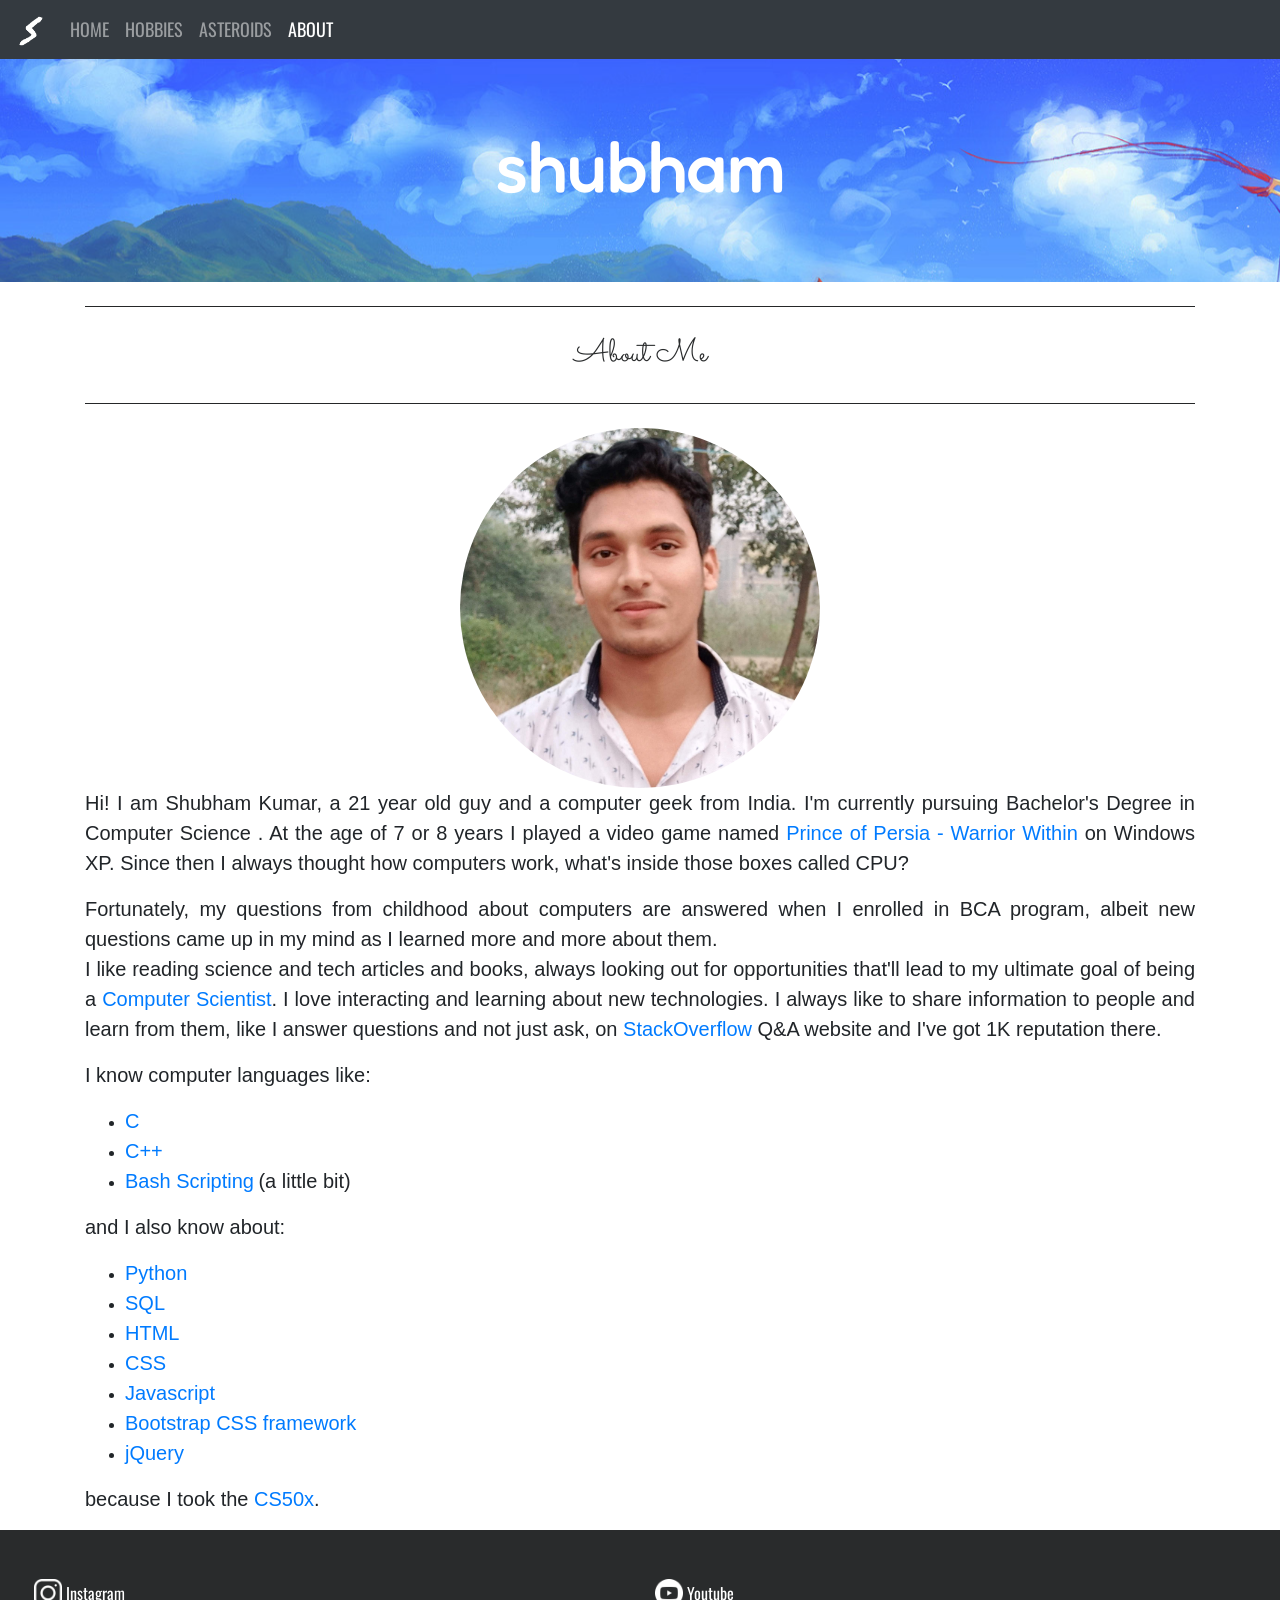
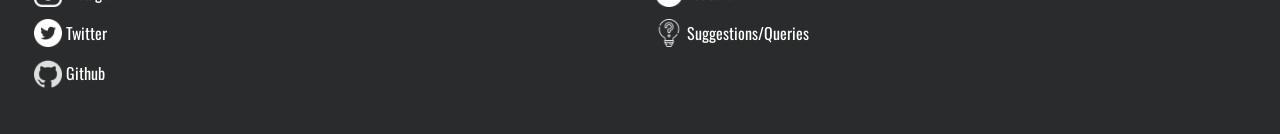
<file: homepage/about.html>
<!DOCTYPE html>
<!-- Author: Shubham Kumar -->

<html lang="en">
    <head>
        <!-- Meta tags -->
        <meta charset="utf-8">
        <meta name="viewport" content="width=device-width, initial-scale=1.0, shrink-to-fit=no">
        <!-- Bootstrap css -->
        <link rel="stylesheet" href="https://cdn.jsdelivr.net/npm/bootstrap@4.5.3/dist/css/bootstrap.min.css" integrity="sha384-TX8t27EcRE3e/ihU7zmQxVncDAy5uIKz4rEkgIXeMed4M0jlfIDPvg6uqKI2xXr2" crossorigin="anonymous">
        <!-- jQuery and bootstrap min bundle (popper and js) -->
        <script src="https://code.jquery.com/jquery-3.5.1.slim.min.js" integrity="sha384-DfXdz2htPH0lsSSs5nCTpuj/zy4C+OGpamoFVy38MVBnE+IbbVYUew+OrCXaRkfj" crossorigin="anonymous"></script>
        <script src="https://cdn.jsdelivr.net/npm/bootstrap@4.5.3/dist/js/bootstrap.bundle.min.js" integrity="sha384-ho+j7jyWK8fNQe+A12Hb8AhRq26LrZ/JpcUGGOn+Y7RsweNrtN/tE3MoK7ZeZDyx" crossorigin="anonymous"></script>
        <!-- Google fonts -->
        <link rel="preconnect" href="https://fonts.googleapis.com">
        <link rel="preconnect" href="https://fonts.gstatic.com" crossorigin>
        <link href="https://fonts.googleapis.com/css2?family=Sacramento&display=swap" rel="stylesheet">
        <link href="https://fonts.googleapis.com/css2?family=Fredoka+One&display=swap" rel="stylesheet">
        <link href="https://fonts.googleapis.com/css2?family=Oswald&display=swap" rel="stylesheet">
        <!-- CSS stylesheet -->
        <link href="styles.css" rel="stylesheet">
        <!-- Javascript -->
        <script src="script.js"></script>
        <!-- Favicon -->
        <link rel="icon" type="image/png" sizes="16x16" href="res/favicon-16x16.png">
        <title>About</title>
    </head>

    <body>

        <!-- Header -->
        <nav class="navbar sticky-top navbar-expand-lg navbar-dark bg-dark">
            <!-- Navigation bar logo -->
            <a class="navbar-brand" href="index.html">
                <img src="res/onlinelogomaker-071021-0150-4526-2000-transparent.png" width="30" height="30" alt="logo" loading="lazy">
            </a>

            <!-- Toggler button -->
            <button class="navbar-toggler" type="button" data-toggle="collapse" data-target="#collapsibleNavbar" aria-controls="collapsibleNavbar" aria-expanded="false" aria-label="Toggle navigation">
                <span class="navbar-toggler-icon"></span>
            </button>

            <!-- Navigation links -->
            <div class="collapse navbar-collapse" id="collapsibleNavbar">
                <ul class="navbar-nav mr-auto mt-2 mt-lg-0">
                    <li class="nav-item">
                        <a class="nav-link" href="index.html">HOME</a>
                    </li>
                    <li class="nav-item">
                        <a class="nav-link" href="hobbies.html">HOBBIES</a>
                    </li>
                    <li class="nav-item">
                        <a class="nav-link" href="asteroids.html">ASTEROIDS</a>
                    </li>
                    <li class="nav-item active">
                        <a class="nav-link" href="about.html">ABOUT</a>
                    </li>
                </ul>
            </div>
        </nav>

        <div id="header" class="jumbotron rounded-0" style="margin-bottom: 0.5rem;">
            <h1>shubham</h1>
        </div>

        <!-- Content -->
        <div id="mid_part" class="container-md mb-2">
            <!-- page header -->
            <div><hr class="my-4" style="background-color:#292b2c;"></div>
            <p id="me_header" class="lead align-middle">About Me</p>
            <div><hr class="my-4" style="background-color:#292b2c;"></div>

            <div class="container text-center">
                    <img id="sb" class="rounded-circle center" src="res/anotherme.jpg" width="360" height="360" alt="shubham smiling">
            </div>
            <p class="lead text-justify">
                Hi! I am Shubham Kumar, a 21 year old guy and a computer geek from India.
                I'm currently pursuing
                <span id="bca" data-toggle="tooltip" title="A Bachelor of Computer Applications, (abbreviated BCA), is a Bachelor's degree awarded for an undergraduate course or program in the Computer Applications field in India.">
                    Bachelor's Degree in Computer Science
                </span>. At the age of 7 or 8 years
                I played a video game named <a href="https://store.steampowered.com/app/13500/Prince_of_Persia_Warrior_Within/">Prince of Persia - Warrior Within</a>
                on Windows XP. Since then I
                always thought how computers work, what's inside those boxes called CPU?
            </p>
            <p class="lead text-justify">
                Fortunately, my
                questions from childhood about computers are answered when I enrolled in BCA program,
                albeit new questions came up in my mind as I learned more and more about them.<br>I like
                reading science and tech articles and books, always looking out for opportunities that'll
                lead to my ultimate goal of being a <a href="https://en.wikipedia.org/wiki/Computer_scientist">Computer Scientist</a>.
                I love interacting and learning
                about new technologies. I always like to share information to people and learn from them,
                like I answer questions and not just ask, on <a href="https://stackoverflow.com/users/12180605/shubham">StackOverflow</a>
                Q&A website and I've got <b>1K</b>
                reputation there.
            </p>
            <p class="lead text-justify">
                I know computer languages like:
            </p>
            <ul>
                <li>
                    <a class="lead" href="https://en.wikipedia.org/wiki/C_(programming_language)">C</a>
                </li>
                <li>
                    <a class="lead" href="https://en.wikipedia.org/wiki/C%2B%2B">C++</a>
                </li>
                <li>
                    <a class="lead" href="https://en.wikipedia.org/wiki/Bash_(Unix_shell)">Bash Scripting</a>
                    <span class="lead" >(a little bit)</span>
                </li>
            </ul>
            <p class="lead text-justify">
                and I also know about:
            </p>
            <ul>
                <li>
                    <a class="lead" href="https://www.python.org/about/">Python</a>
                </li>
                <li>
                    <a class="lead" href="https://www.w3schools.com/sql/">SQL</a>
                </li>
                <li>
                    <a class="lead" href="https://www.w3schools.com/html/">HTML</a>
                </li>
                <li>
                    <a class="lead" href="https://www.w3schools.com/css/">CSS</a>
                </li>
                <li>
                    <a class="lead" href="https://www.w3schools.com/js/">Javascript</a>
                </li>
                <li>
                    <a class="lead" href="https://www.w3schools.com/bootstrap4/">Bootstrap CSS framework</a>
                </li>
                <li>
                    <a class="lead" href="https://www.w3schools.com/jquERy/">jQuery</a>
                </li>
            </ul>
            <p class="lead text-justify">
                because I took the <a href="https://www.edx.org/course/introduction-computer-science-harvardx-cs50x">CS50x</a>.
            </p>
        </div>

        <!-- Footer -->
        <div class="container-fluid rounded-0">
            <div id="footer" class="row" style="padding: 1.5%;">
                <div class="col" style="padding-top: 1%">
                    <ul class="ul-no-bullets">
                        <li class="list-items">
                            <div style="padding-top: 3%">
                                <img src="res/ig.png" width="28" height="28" alt="instagram icon">
                                <a class="inline-block align-middle" style="color: #fff;" href="https://www.instagram.com/xshubh4m">Instagram</a>
                            </div>
                        </li>
                        <li class="list-items">
                            <div>
                                <img src="res/tw.png" width="28" height="28" alt="twitter icon">
                                <a class="inline-block align-middle" style="color: #fff;" href="https://www.twitter.com/shubhxt">Twitter</a>
                            </div>
                        </li>
                        <li class="list-items">
                            <div>
                                <img src="res/gh.png" width="28" height="28" alt="github icon">
                                <a class="inline-block align-middle" style="color: #fff;" href="https://www.github.com/xshubham">Github</a>
                            </div>
                        </li>
                    </ul>
                </div>
                <div class="col" style="padding-top: 1%">
                    <ul class="ul-no-bullets">
                        <li class="list-items">
                            <div style="padding-top: 3%">
                                <img src="res/yt.png" width="28" height="28" alt="youtube icon">
                                <a class="inline-block align-middle" style="color: #fff;" href="https://www.youtube.com/c/PeerProgression">Youtube</a>
                            </div>
                        </li>
                        <li class="list-items">
                            <div>
                                <img src="res/sg.png" width="28" height="28" alt="youtube icon">
                                <a class="inline-block align-middle"  style="color: #fff;" href="mailto:shubhamxst@gmail.com">Suggestions/Queries</a>
                            </div>
                        </li>
                    </ul>
                </div>
            </div>
        </div>

    </body>
</html>
</file>
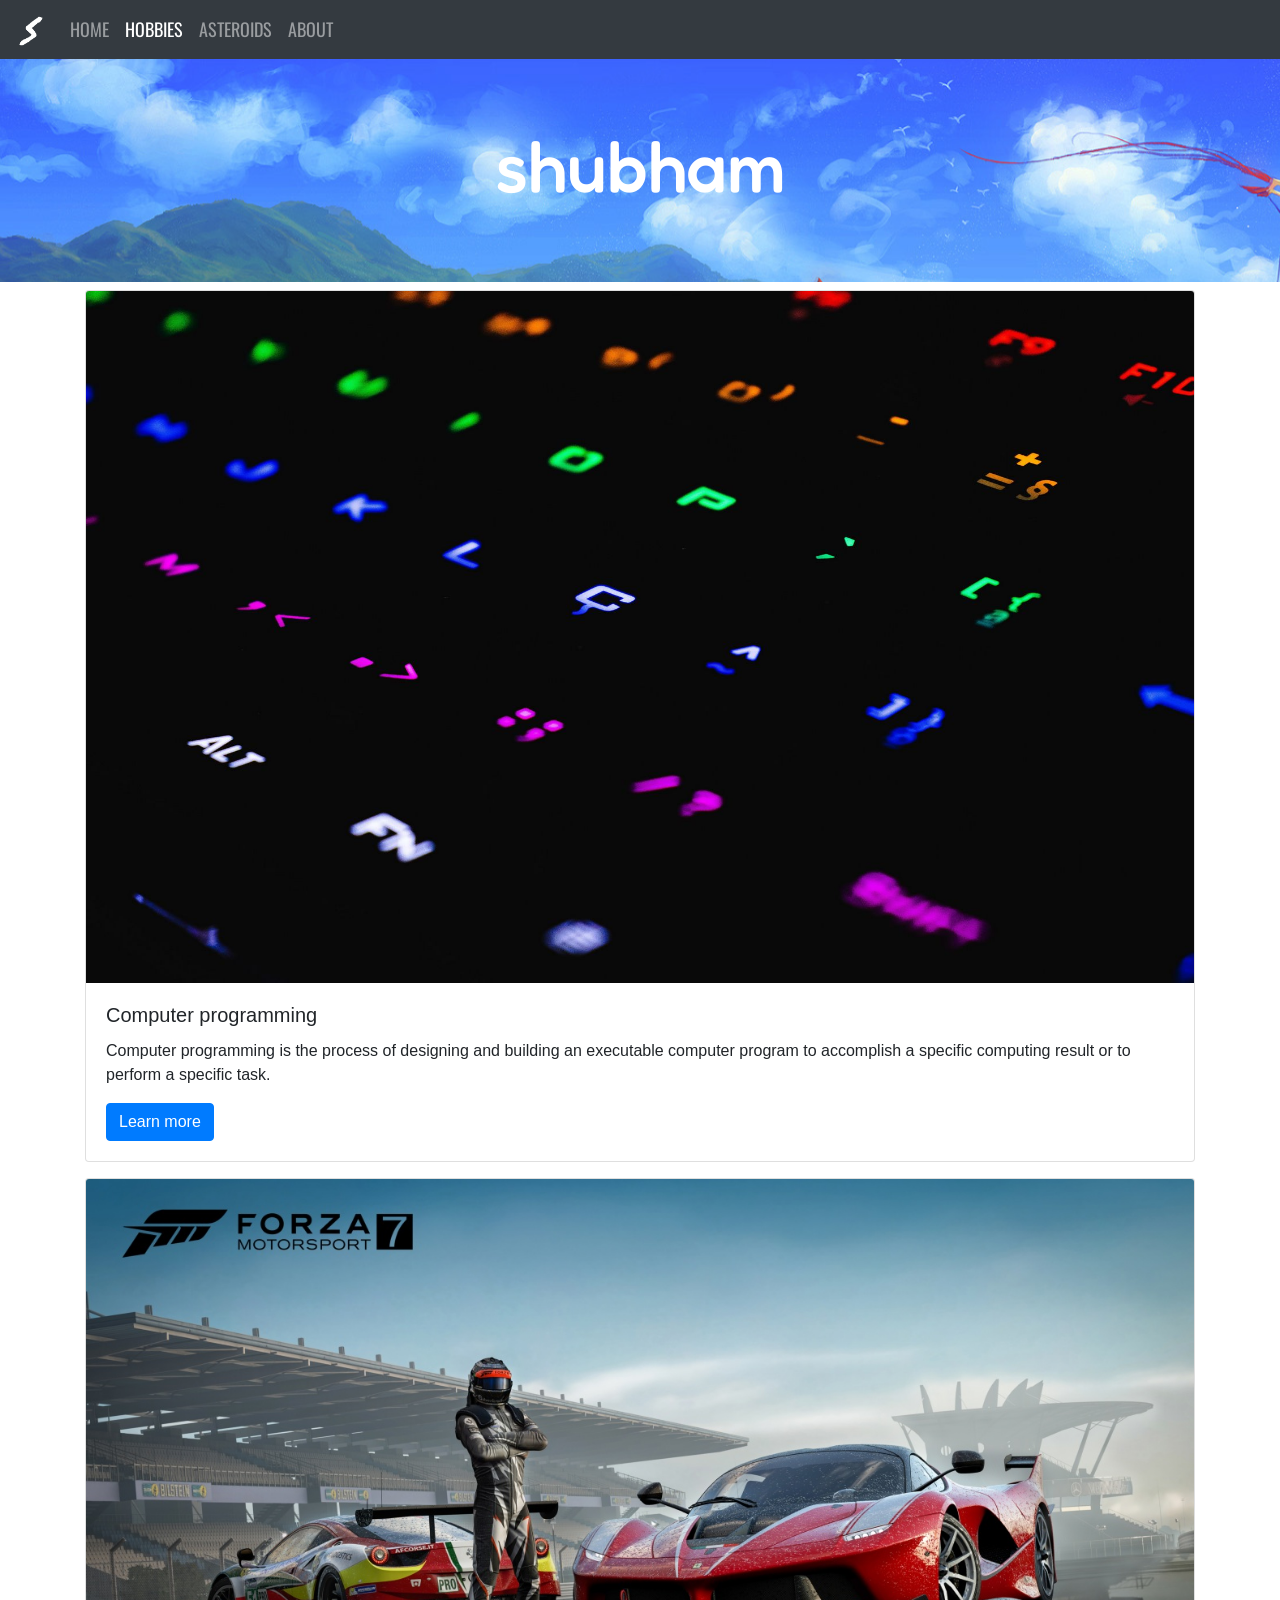
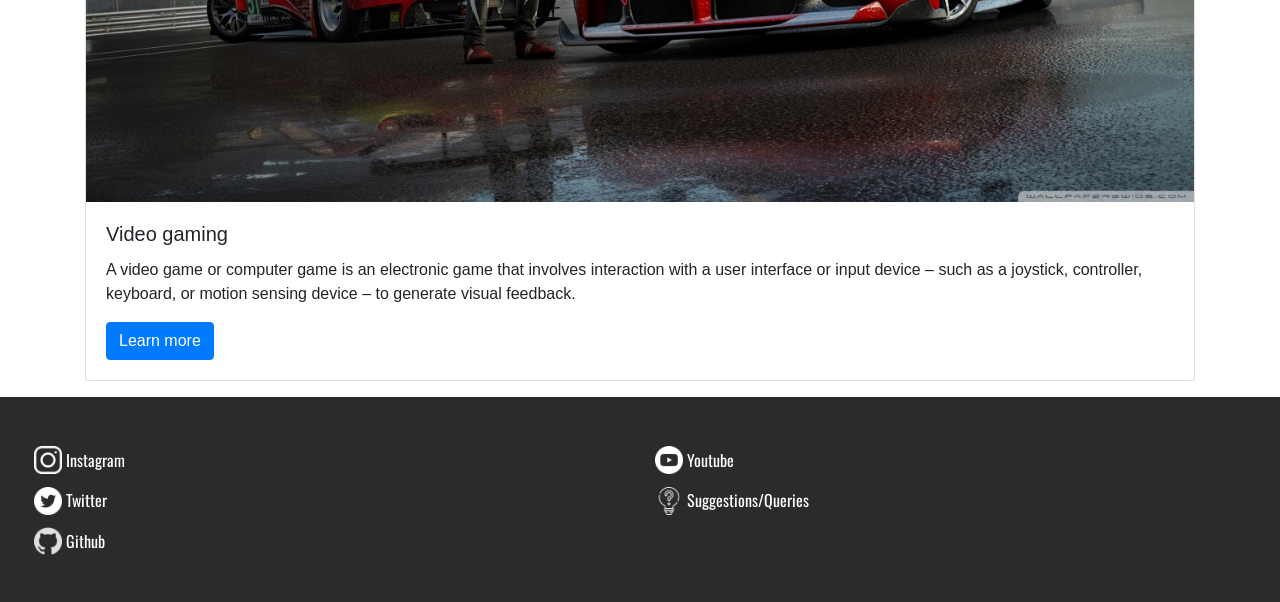
<file: homepage/hobbies.html>
<!DOCTYPE html>
<!-- Author: Shubham Kumar -->

<html lang="en">
    <head>
        <meta charset="utf-8">
        <meta name="viewport" content="width=device-width, initial-scale=1, shrink-to-fit=no">
        <link rel="stylesheet" href="https://cdn.jsdelivr.net/npm/bootstrap@4.5.3/dist/css/bootstrap.min.css" integrity="sha384-TX8t27EcRE3e/ihU7zmQxVncDAy5uIKz4rEkgIXeMed4M0jlfIDPvg6uqKI2xXr2" crossorigin="anonymous">
        <script src="https://code.jquery.com/jquery-3.5.1.slim.min.js" integrity="sha384-DfXdz2htPH0lsSSs5nCTpuj/zy4C+OGpamoFVy38MVBnE+IbbVYUew+OrCXaRkfj" crossorigin="anonymous"></script>
        <script src="https://cdn.jsdelivr.net/npm/bootstrap@4.5.3/dist/js/bootstrap.bundle.min.js" integrity="sha384-ho+j7jyWK8fNQe+A12Hb8AhRq26LrZ/JpcUGGOn+Y7RsweNrtN/tE3MoK7ZeZDyx" crossorigin="anonymous"></script>
        <link rel="preconnect" href="https://fonts.googleapis.com">
        <link rel="preconnect" href="https://fonts.gstatic.com" crossorigin>
        <link href="https://fonts.googleapis.com/css2?family=Sacramento&display=swap" rel="stylesheet">
        <link href="https://fonts.googleapis.com/css2?family=Fredoka+One&display=swap" rel="stylesheet">
        <link href="https://fonts.googleapis.com/css2?family=Oswald&display=swap" rel="stylesheet">
        <link href="styles.css" rel="stylesheet">
        <script src="script.js"></script>
        <link rel="icon" type="image/png" sizes="16x16" href="res/favicon-16x16.png">
        <title>Hobbies</title>
    </head>

    <body style="margin: 0">

        <!-- Header -->
        <nav class="navbar sticky-top navbar-expand-lg navbar-dark bg-dark">
            <!-- Navigation bar logo -->
            <a class="navbar-brand" href="index.html">
                <img src="res/onlinelogomaker-071021-0150-4526-2000-transparent.png" width="30" height="30" alt="logo" loading="lazy">
            </a>

            <!-- Toggler button -->
            <button class="navbar-toggler" type="button" data-toggle="collapse" data-target="#collapsibleNavbar" aria-controls="collapsibleNavbar" aria-expanded="false" aria-label="Toggle navigation">
                <span class="navbar-toggler-icon"></span>
            </button>

            <!-- Navigation links -->
            <div class="collapse navbar-collapse" id="collapsibleNavbar">
                <ul class="navbar-nav mr-auto mt-2 mt-lg-0">
                    <li class="nav-item">
                        <a class="nav-link" href="index.html">HOME</a>
                    </li>
                    <li class="nav-item active">
                        <a class="nav-link" href="hobbies.html">HOBBIES</a>
                    </li>
                    <li class="nav-item">
                        <a class="nav-link" href="asteroids.html">ASTEROIDS</a>
                    </li>
                    <li class="nav-item">
                        <a class="nav-link" href="about.html">ABOUT</a>
                    </li>
                </ul>
            </div>
        </nav>

        <!-- Banner -->
        <div id="header" class="jumbotron rounded-0" style="margin-bottom: 0.5rem;">
            <h1>shubham</h1>
        </div>

        <!-- Content -->
        <div id="mid_part" class="container-md my-2">

            <!-- Programming card -->
            <div class="card mb-3">
                <img src="res/keyboard_keys_backlight_198776_1920x1200.jpg" class="card-img-top" alt="Keyboard">
                <div class="card-body">
                    <h5 class="card-title">Computer programming</h5>
                    <p class="card-text">Computer programming is the process of designing and building an executable computer program to accomplish a specific computing result or to perform a specific task.</p>
                    <a href="https://en.wikipedia.org/wiki/Computer_programming" class="btn btn-primary">Learn more</a>
                </div>
            </div>
            <!-- Gaming card -->
            <div class="card mb-3">
                <img src="res/forza_motorsport_7___posing_by_the_cars___3840_x_2160p-wallpaper-1366x768.jpg" class="card-img-top" alt="Forza Motorsport 7">
                <div class="card-body">
                    <h5 class="card-title">Video gaming</h5>
                    <p class="card-text">A video game or computer game is an electronic game that involves interaction with a user interface or input device – such as a joystick, controller, keyboard, or motion sensing device – to generate visual feedback.</p>
                    <a href="https://en.wikipedia.org/wiki/Video_game" class="btn btn-primary">Learn more</a>
                </div>
            </div>

        </div>

        <!-- Footer -->
        <div class="container-fluid rounded-0">
            <div id="footer" class="row" style="padding: 1.5%;">
                <div class="col" style="padding-top: 1%">
                    <ul class="ul-no-bullets">
                        <li class="list-items">
                            <div style="padding-top: 3%">
                                <img src="res/ig.png" width="28" height="28" alt="instagram icon">
                                <a class="inline-block align-middle" style="color: #fff;" href="https://www.instagram.com/xshubh4m">Instagram</a>
                            </div>
                        </li>
                        <li class="list-items">
                            <div>
                                <img src="res/tw.png" width="28" height="28" alt="twitter icon">
                                <a class="inline-block align-middle" style="color: #fff;" href="https://www.twitter.com/shubhxt">Twitter</a>
                            </div>
                        </li>
                        <li class="list-items">
                            <div>
                                <img src="res/gh.png" width="28" height="28" alt="github icon">
                                <a class="inline-block align-middle" style="color: #fff;" href="https://www.github.com/xshubham">Github</a>
                            </div>
                        </li>
                    </ul>
                </div>
                <div class="col" style="padding-top: 1%">
                    <ul class="ul-no-bullets">
                        <li class="list-items">
                            <div style="padding-top: 3%">
                                <img src="res/yt.png" width="28" height="28" alt="youtube icon">
                                <a class="inline-block align-middle" style="color: #fff;" href="https://www.youtube.com/c/PeerProgression">Youtube</a>
                            </div>
                        </li>
                        <li class="list-items">
                            <div>
                                <img src="res/sg.png" width="28" height="28" alt="youtube icon">
                                <a class="inline-block align-middle"  style="color: #fff;" href="mailto:shubhamxst@gmail.com">Suggestions/Queries</a>
                            </div>
                        </li>
                    </ul>
                </div>
            </div>
        </div>

    </body>
</html>
</file>
<file: style.css>
@import url('https://fonts.googleapis.com/css2?family=Source+Sans+Pro&display=swap');
@import url('https://fonts.googleapis.com/css2?family=Oswald:wght@400;500&display=swap');

body {
    padding: 0;
    margin: 0;
    line-height: 1.6;
    font-size: 2rem;
    font-family: 'Source Sans Pro', sans-serif;
    color: white;
    background-color: #e4bedd;
}

a {
    color: orange;
}

a:hover {
    color: red;
}

main {
    display: flex;
    flex-direction: column;
    align-items: center;
    justify-content: center;
    overflow: hidden;
    height: 100vh;
}

.modal {
    box-sizing: border-box;
    width: 50%;
    margin: 0 auto;
    background-color: #5f2ceb;
    border-radius: 0.5rem;
    padding: 1.5rem 1em;
}

.notice {
    box-sizing: border-box;
    font-family: 'Oswald', sans-serif;
    font-size: 3rem;
    text-transform: lowercase;
}

.p {
    box-sizing: border-box;
    height: 120px;
    width: 50%;
    padding: 1rem;
    border-radius: 0.5rem;
    background-color: yellow;
    display: flex;
    flex-direction: column;
    align-items: center;
    justify-content: center;
}

.p * {
    height: 32px;
    width: 32px;
    border-radius: 4.5rem;
    margin: 0.1rem;
}

.a {
    background-color: blue;
}

.b {
    background-color: green;
}

@media screen and (max-width: 800px) {
    body {
        font-size: 1.5rem;
        line-height: 1.2em;
        padding: 0 1rem;
    }
    .modal, .p {
        width: 100%;
    }
    .notice {
        font-size: 2rem;
    }
}
</file>
<file: homepage/styles.css>
/* Author: Shubham Kumar */

#header {
    background-image: url("res/cover.png");
    background-repeat: no-repeat;
}

.jumbotron {
    color: #fff;
    background-color: #292b2c;
    text-align: center;
}

h1 {
    font-family: 'Fredoka One', sans-serif;
    font-size: 72px;
}

.navbar {
    font-size: 18px;
    font-family: 'Oswald', sans-serif;
}

#footer {
    color: #fff;
}

.ul-no-bullets {
  list-style-type: none;
  text-align: left;
  padding-left: 0;
  font-family: 'Oswald', sans-serif;
  font-size: 16px;
}

.list-items {
    padding-bottom: 12px;
}

.container-fluid {
    background-color: #292b2c;
    height: auto;
}

#me_header {
    font-family: 'Sacramento', sans-serif;
    font-size: 2rem;
    font-weight: 400;
    text-align: center;
    color: #292b2c;
}
</file>
<file: styles.css>
/* Author: Shubham Kumar */

#header {
    background-image: url("res/cover.png");
    background-repeat: no-repeat;
}

.jumbotron {
    color: #fff;
    background-color: #292b2c;
    text-align: center;
}

h1 {
    font-family: 'Fredoka One', sans-serif;
    font-size: 72px;
}

.navbar {
    font-size: 18px;
    font-family: 'Oswald', sans-serif;
}

#footer {
    color: #fff;
}

.ul-no-bullets {
  list-style-type: none;
  text-align: left;
  padding-left: 0;
  font-family: 'Oswald', sans-serif;
  font-size: 16px;
}

.list-items {
    padding-bottom: 12px;
}

.container-fluid {
    background-color: #292b2c;
    height: auto;
}

#me_header {
    font-family: 'Sacramento', sans-serif;
    font-size: 2rem;
    font-weight: 400;
    text-align: center;
    color: #292b2c;
}

.last-updated {
    display: inline-block;
    font-weight: 600;
    padding: 0 0.5rem;
    margin: 1rem 0;
    border-radius: 2px;
    box-shadow: 4px 4px 12px #43434350;
}
</file>
